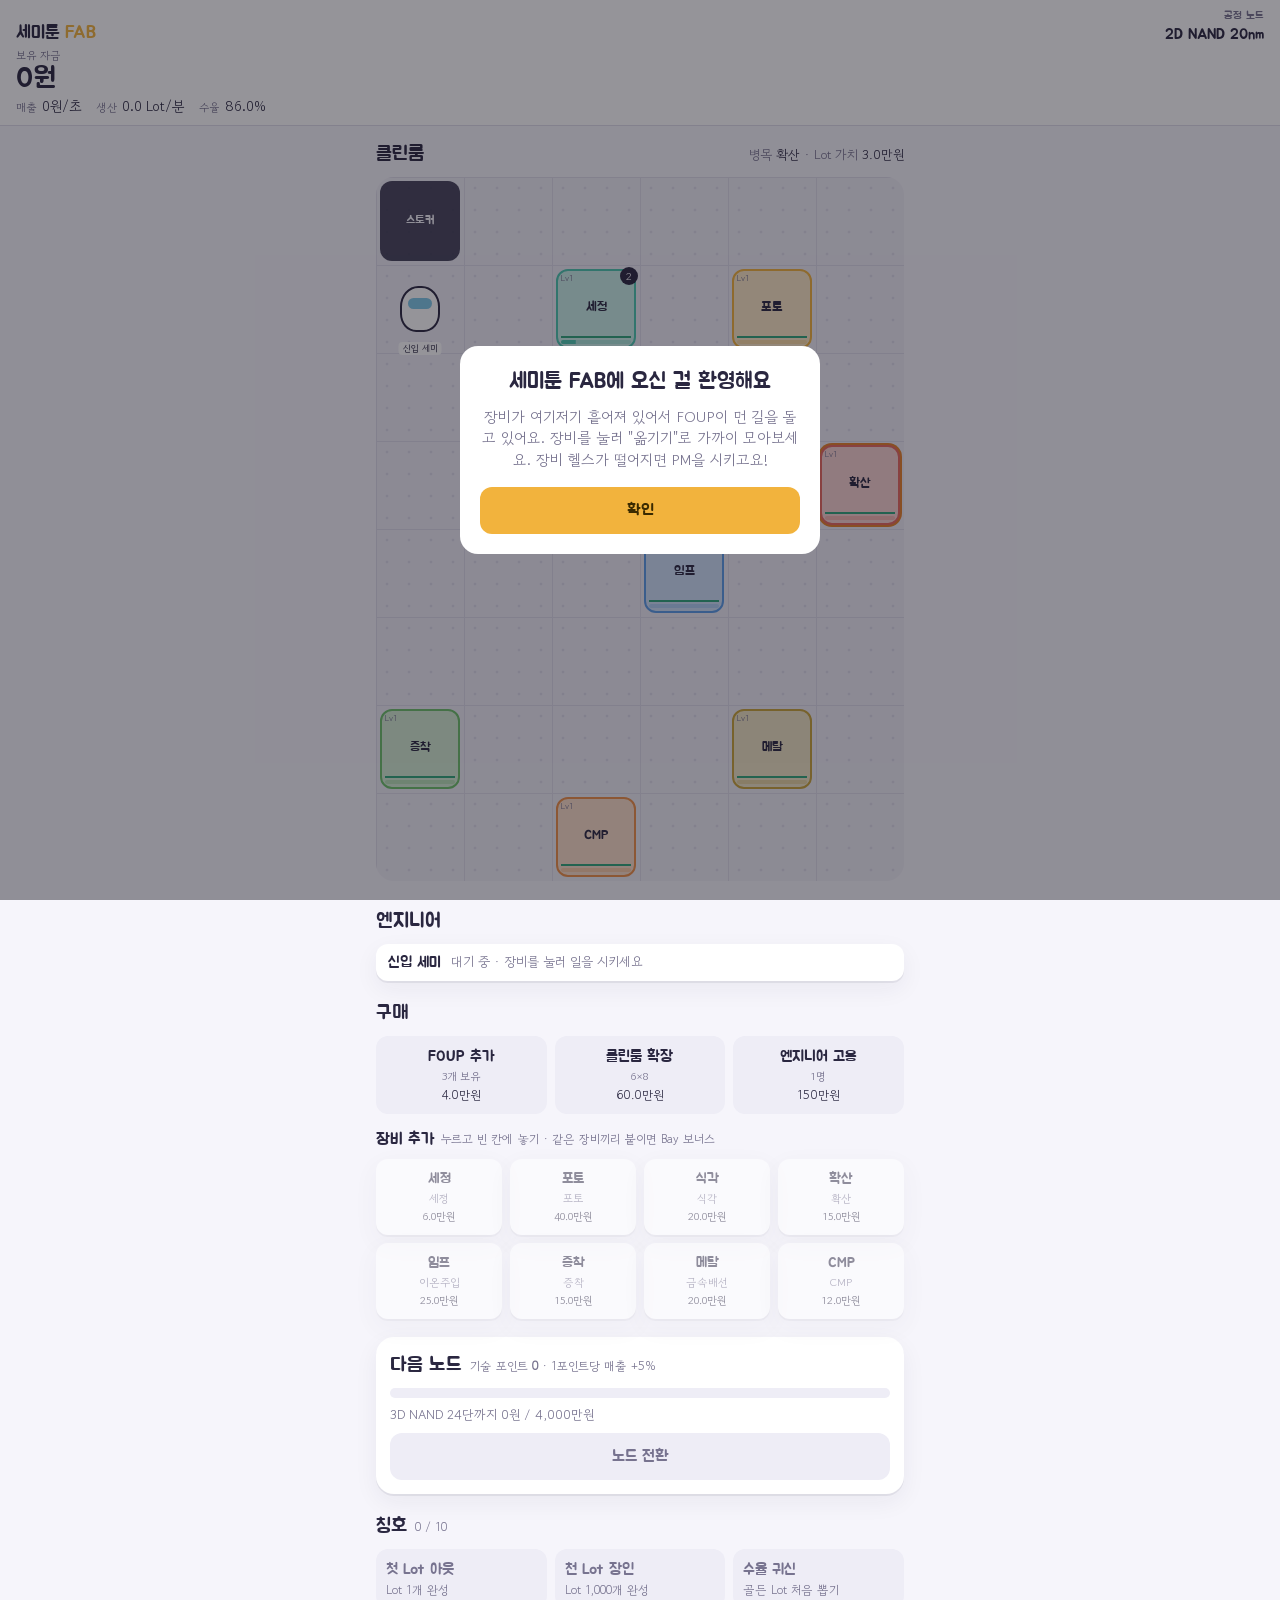
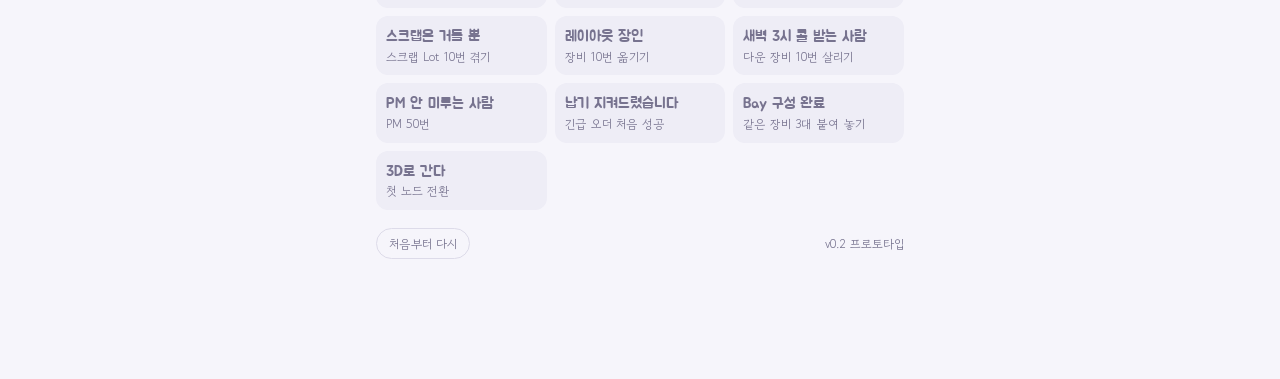
<file: index.html>
<!doctype html>
<html lang="ko">
<head>
  <meta charset="utf-8">
  <meta name="viewport" content="width=device-width, initial-scale=1, viewport-fit=cover">
  <title>세미툰 FAB</title>
  <meta name="description" content="장비를 깔고 FOUP을 굴리는 귀여운 반도체 팹 타이쿤">
  <link rel="preconnect" href="https://fonts.googleapis.com">
  <link rel="preconnect" href="https://fonts.gstatic.com" crossorigin>
  <link rel="stylesheet" href="https://fonts.googleapis.com/css2?family=Jua&family=Gowun+Dodum&display=swap">
  <!-- 디자인 (GPT 담당): tokens.css = 색·폰트 변수, style.css = 화면 꾸미기 -->
  <link rel="stylesheet" href="css/tokens.css">
  <link rel="stylesheet" href="css/style.css">
</head>
<body data-event="">
  <!--
    id / class / data-속성은 js/ui.js 가 읽고 씁니다. 목록: docs/UI_CONTRACT.md
    장식용 요소는 자유롭게 추가해도 되지만, 계약서에 있는 id와 class는 지우거나 이름을 바꾸지 마세요.
  -->
  <header id="hud" class="hud">
    <div class="hud__brand">세미툰 <b>FAB</b></div>
    <div class="hud__node"><span class="hud__label">공정 노드</span><span id="node-name">2D NAND 20nm</span></div>
    <div class="hud__money"><span class="hud__label">보유 자금</span><span id="money">0원</span></div>
    <div class="hud__stats">
      <span class="hud__stat"><span class="hud__label">매출</span><span id="rate">0원/초</span></span>
      <span class="hud__stat"><span class="hud__label">생산</span><span id="lots-rate">0 Lot/분</span></span>
      <span class="hud__stat"><span class="hud__label">수율</span><span id="yield-avg">86.0%</span></span>
    </div>
  </header>

  <main class="fab">
    <section id="event-banner" class="event" data-type="" hidden aria-live="polite">
      <div class="event__text">
        <strong id="event-title" class="event__title"></strong>
        <span id="event-desc" class="event__desc"></span>
      </div>
      <span id="event-timer" class="event__timer"></span>
      <button id="event-action" class="event__action" type="button"></button>
      <div class="event__gauge" aria-hidden="true"></div>
    </section>

    <section class="cleanroom" aria-label="클린룸">
      <div class="cleanroom__head">
        <h2 class="section-title">클린룸</h2>
        <span class="cleanroom__meta">병목 <b id="bottleneck">-</b> · Lot 가치 <b id="lot-value">0원</b></span>
      </div>
      <div id="mode-bar" class="mode-bar" hidden>
        <span id="mode-text"></span>
        <button id="mode-cancel" class="mode-bar__cancel" type="button">취소</button>
      </div>
      <!-- 바닥: JS가 --cols, --rows, --cell 을 넣고, 모든 엔티티는 --x, --y 칸 좌표로 배치됩니다 -->
      <div id="floor" class="floor" data-mode="">
        <div id="stocker" class="stocker" aria-label="스토커"><span class="stocker__label">스토커</span></div>
        <div id="floor-hints" class="floor__hints" aria-hidden="true"></div>
        <div id="floor-entities" class="floor__entities"></div>
      </div>
      <ol id="lot-feed" class="lot-feed" aria-label="최근 Lot"></ol>
    </section>

    <section id="tool-panel" class="panel" data-type="" data-state="ok" hidden aria-live="polite">
      <div class="panel__head">
        <div class="panel__icon" aria-hidden="true"></div>
        <div class="panel__title">
          <strong id="panel-name"></strong>
          <span id="panel-equip"></span>
        </div>
        <button id="panel-close" class="panel__close" type="button" aria-label="닫기">✕</button>
      </div>
      <dl class="panel__stats">
        <div><dt>헬스</dt><dd><span class="panel__health" aria-hidden="true"><span></span></span><span id="panel-health"></span></dd></div>
        <div><dt>처리 속도</dt><dd id="panel-speed"></dd></div>
        <div><dt>대기 FOUP</dt><dd id="panel-queue"></dd></div>
        <div><dt>Bay 보너스</dt><dd id="panel-bay"></dd></div>
      </dl>
      <p id="panel-hint" class="panel__hint"></p>
      <div class="panel__actions">
        <button id="panel-upgrade" class="btn btn--primary" type="button"><span class="btn__label">증설</span><span class="btn__cost"></span></button>
        <button id="panel-pm" class="btn" type="button"><span class="btn__label">PM 시키기</span><span class="btn__cost"></span></button>
        <button id="panel-move" class="btn" type="button"><span class="btn__label">옮기기</span><span class="btn__cost">무료</span></button>
      </div>
    </section>

    <section class="crew">
      <h2 class="section-title">엔지니어 <small id="job-count"></small></h2>
      <ul id="engineer-list" class="engineer-list"></ul>
    </section>

    <section id="shop" class="shop">
      <h2 class="section-title">구매</h2>
      <div class="shop__row">
        <button id="buy-foup" class="btn shop__item" type="button"><span class="btn__label">FOUP 추가</span><span class="btn__note"></span><span class="btn__cost"></span></button>
        <button id="buy-expand" class="btn shop__item" type="button"><span class="btn__label">클린룸 확장</span><span class="btn__note"></span><span class="btn__cost"></span></button>
        <button id="buy-engineer" class="btn shop__item" type="button"><span class="btn__label">엔지니어 고용</span><span class="btn__note"></span><span class="btn__cost"></span></button>
      </div>
      <h3 class="shop__sub">장비 추가 <small>누르고 빈 칸에 놓기 · 같은 장비끼리 붙이면 Bay 보너스</small></h3>
      <div id="shop-tools" class="shop__tools"></div>
    </section>

    <section id="prestige" class="prestige" data-ready="false">
      <h2 class="section-title">다음 노드 <small>기술 포인트 <b id="tech-points">0</b> · 1포인트당 매출 +5%</small></h2>
      <div class="prestige__bar" aria-hidden="true"><span></span></div>
      <p id="prestige-info" class="prestige__info"></p>
      <button id="prestige-btn" class="prestige__btn" type="button" disabled>노드 전환</button>
    </section>

    <section class="achievements">
      <h2 class="section-title">칭호 <small id="achievement-count">0 / 10</small></h2>
      <ul id="achievement-list" class="achievement-list"></ul>
    </section>

    <footer class="footer">
      <button id="reset-btn" class="footer__reset" type="button">처음부터 다시</button>
      <span class="footer__ver">v0.2 프로토타입</span>
    </footer>
  </main>

  <div id="toast-stack" class="toast-stack" aria-live="polite"></div>

  <div id="modal" class="modal" hidden>
    <div class="modal__card" role="dialog" aria-modal="true" aria-labelledby="modal-title">
      <h3 id="modal-title" class="modal__title"></h3>
      <p id="modal-body" class="modal__body"></p>
      <button id="modal-close" class="modal__close" type="button">확인</button>
    </div>
  </div>

  <script type="module" src="js/main.js"></script>
  <!-- 시각 효과 (GPT 담당): fab:* 이벤트를 듣고 연출만 합니다 -->
  <script type="module" src="js/fx.js"></script>
</body>
</html>
</file>
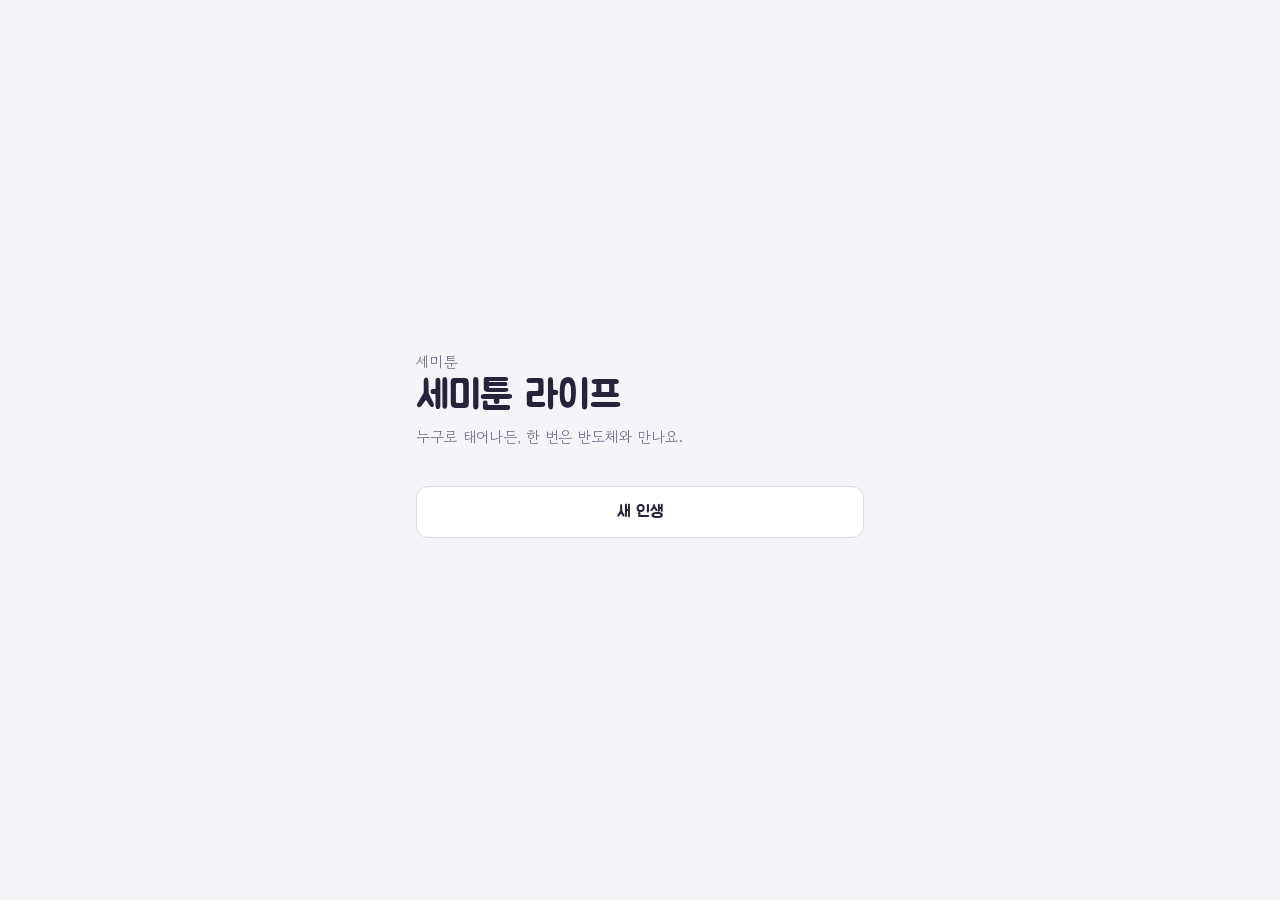
<file: life/index.html>
<!doctype html>
<html lang="ko">
<head>
  <meta charset="utf-8">
  <meta name="viewport" content="width=device-width, initial-scale=1, viewport-fit=cover">
  <title>세미툰 라이프</title>
  <meta name="description" content="누구로 태어나든 한 번은 반도체와 만나는 한국형 인생 시뮬레이션">
  <link rel="icon" href="data:,">
  <link rel="preconnect" href="https://fonts.googleapis.com">
  <link rel="preconnect" href="https://fonts.gstatic.com" crossorigin>
  <link rel="stylesheet" href="https://fonts.googleapis.com/css2?family=Jua&family=Gowun+Dodum&display=swap">
  <!-- 임시 스타일 (Claude). 디자인 담당(GPT)이 css/tokens.css + css/style.css로 바꿉니다. -->
  <link rel="stylesheet" href="css/proto.css">
  <!-- GPT 연출 파일(js/fx.js)을 만들면 여기에: <script type="module" src="js/fx.js"></script> -->
</head>
<body data-screen="loading" data-stage="" data-speed="auto" data-paused="false" data-event="">
  <!--
    id / class / data-속성은 js/ui.js가 읽고 씁니다. 목록과 뜻: docs/UI_CONTRACT.md
    장식 요소는 자유롭게 추가해도 되지만, 계약된 id·class는 지우거나 이름을 바꾸지 마세요.
  -->
  <main id="app">

    <section id="screen-loading" class="screen screen--loading">
      <p class="loading__text">세상을 준비하고 있어요…</p>
    </section>

    <!-- 타이틀 -->
    <section id="screen-title" class="screen screen--title" hidden>
      <div class="title__brand">
        <p class="title__kicker">세미툰</p>
        <h1 class="title__name">세미툰 라이프</h1>
        <p class="title__tagline">누구로 태어나든, 한 번은 반도체와 만나요.</p>
      </div>
      <div class="title__actions">
        <p id="continue-info" class="title__continue" hidden></p>
        <button id="btn-continue" class="btn btn--primary" type="button" hidden>이어 하기</button>
        <button id="btn-new" class="btn" type="button">새 인생</button>
      </div>
      <p id="title-error" class="title__error" hidden></p>
    </section>

    <!-- 캐릭터 만들기 -->
    <section id="screen-create" class="screen screen--create" hidden>
      <div id="create-step1" class="create__step">
        <h2 class="create__title">어떤 사람으로 태어날까요?</h2>
        <label class="field">
          <span class="field__label">이름</span>
          <input id="input-name" class="field__input" type="text" maxlength="8" autocomplete="off" placeholder="김세미">
        </label>
        <label class="field">
          <span class="field__label">태어난 해 <b id="year-value">1985</b></span>
          <input id="input-year" class="field__range" type="range" min="1940" max="2026" step="1" value="1985">
        </label>
        <p class="create__headline-label">그 해 업계 뉴스</p>
        <p id="create-headline" class="create__headline"></p>
        <p id="create-world" class="create__world" hidden></p>
        <button id="btn-roll" class="btn btn--primary" type="button">주사위 굴리기</button>
        <button id="btn-create-back" class="btn btn--ghost" type="button">처음으로</button>
      </div>
      <div id="create-step2" class="create__step" hidden>
        <h2 class="create__title">마음에 드는 시작을 골라 주세요</h2>
        <ul id="candidate-list" class="candidates"></ul>
        <div class="create__actions">
          <button id="btn-reroll" class="btn" type="button">다시 굴리기 (<span id="reroll-left">3</span>)</button>
          <button id="btn-start" class="btn btn--primary" type="button" disabled>이 인생으로 시작</button>
          <button id="btn-back" class="btn btn--ghost" type="button">이름·연도 바꾸기</button>
        </div>
      </div>
    </section>

    <!-- 메인 (인생 진행) -->
    <section id="screen-main" class="screen screen--main" hidden>
      <header id="hud" class="hud">
        <div class="hud__who">
          <span id="life-name" class="hud__name"></span>
          <span id="life-age" class="hud__age"></span>
          <span id="life-year" class="hud__year"></span>
          <span id="life-stage" class="hud__stage"></span>
        </div>
        <div id="year-progress" class="progress" style="--p: 0"><span class="progress__bar"></span></div>
        <div id="speed-controls" class="speed" role="group" aria-label="배속">
          <button class="speed-btn" type="button" data-speed="auto" aria-label="자동: 사건 없는 해는 빨리, 사건이 있으면 기다림">자동</button>
          <button class="speed-btn" type="button" data-speed="0" aria-label="일시정지">멈춤</button>
          <button class="speed-btn" type="button" data-speed="1">1×</button>
          <button class="speed-btn" type="button" data-speed="2">2×</button>
          <button class="speed-btn" type="button" data-speed="4">4×</button>
          <button class="speed-btn" type="button" data-speed="8">8×</button>
        </div>
        <button id="btn-skip" class="skip-btn" type="button">다음 사건까지 ▶▶</button>
      </header>

      <p id="headline" class="headline"></p>

      <section id="status-panel" class="status">
        <p id="status-line" class="status__line"></p>
        <p id="money-line" class="status__money"></p>
        <ul id="stat-list" class="stats">
          <li class="stat" data-stat="health"><span class="stat__name">체력</span><span class="stat__bar" style="--v: 50"></span><span class="stat__value">50</span></li>
          <li class="stat" data-stat="intelligence"><span class="stat__name">지능</span><span class="stat__bar" style="--v: 50"></span><span class="stat__value">50</span></li>
          <li class="stat" data-stat="dexterity"><span class="stat__name">손재주</span><span class="stat__bar" style="--v: 50"></span><span class="stat__value">50</span></li>
          <li class="stat" data-stat="sociability"><span class="stat__name">사교성</span><span class="stat__bar" style="--v: 50"></span><span class="stat__value">50</span></li>
          <li class="stat" data-stat="mental"><span class="stat__name">멘탈</span><span class="stat__bar" style="--v: 50"></span><span class="stat__value">50</span></li>
          <li class="stat" data-stat="looks"><span class="stat__name">외모</span><span class="stat__bar" style="--v: 50"></span><span class="stat__value">50</span></li>
          <li class="stat stat--happiness" data-stat="happiness"><span class="stat__name">행복</span><span class="stat__bar" style="--v: 50"></span><span class="stat__value">50</span></li>
        </ul>
      </section>

      <nav id="tabs" class="tabs" role="tablist">
        <button class="tab" type="button" role="tab" data-tab="feed" aria-selected="true">연표</button>
        <button class="tab" type="button" role="tab" data-tab="me" aria-selected="false">나</button>
        <button class="tab" type="button" role="tab" data-tab="work" aria-selected="false">일·돈</button>
        <button class="tab" type="button" role="tab" data-tab="family" aria-selected="false">관계</button>
        <button class="tab" type="button" role="tab" data-tab="industry" aria-selected="false">업계</button>
      </nav>
      <section id="panel-feed" class="panel" data-tab="feed"><ol id="feed" class="feed"></ol></section>
      <section id="panel-me" class="panel" data-tab="me" hidden></section>
      <section id="panel-work" class="panel" data-tab="work" hidden></section>
      <section id="panel-family" class="panel" data-tab="family" hidden></section>
      <section id="panel-industry" class="panel" data-tab="industry" hidden></section>
    </section>

    <!-- 엔딩·되돌아보기 -->
    <section id="screen-ending" class="screen screen--ending" hidden>
      <p id="ending-line" class="ending__line"></p>
      <p id="ending-cause" class="ending__cause" hidden></p>
      <div class="ending__titlebox">
        <p class="ending__label">인생 칭호</p>
        <h2 id="ending-title" class="ending__title"></h2>
        <ul id="ending-ribbons" class="ribbons"></ul>
      </div>
      <p id="ending-summary" class="ending__summary" hidden></p>
      <div class="ending__scorebox">
        <p class="ending__label">인생 점수</p>
        <p id="ending-score" class="ending__score"></p>
        <ul id="score-bars" class="bars"></ul>
      </div>
      <h3 class="ending__h">특징</h3>
      <ul id="ending-traits" class="trait-badges"></ul>
      <p id="ending-trait-lines" class="ending__note" hidden></p>
      <h3 class="ending__h">내 인생의 반도체 순간</h3>
      <ul id="ending-semi" class="semi-cards"></ul>
      <h3 class="ending__h">연표</h3>
      <ol id="ending-timeline" class="timeline"></ol>
      <h3 class="ending__h">업계 연표</h3>
      <ol id="ending-industry" class="timeline timeline--industry"></ol>
      <h3 class="ending__h">숫자로 본 인생</h3>
      <dl id="ending-numbers" class="numbers"></dl>
      <h3 class="ending__h">업적</h3>
      <ul id="ending-achievements" class="ach-list"></ul>
      <p id="ending-epitaph" class="ending__epitaph" hidden></p>
      <div class="ending__actions">
        <button id="btn-again-same" class="btn btn--primary" type="button">같은 세계에서 새 인생</button>
        <button id="btn-again-new" class="btn" type="button">새 인생</button>
      </div>
      <p id="ending-seed" class="ending__seed"></p>
    </section>
  </main>

  <!-- 사건 카드: 작은 사건(data-size="small", 15초 타이머) · 큰 사건(data-size="big", 인생의 갈림길) -->
  <div id="event-layer" class="event-layer" hidden>
    <article id="event-card" class="event-card" data-size="small" data-phase="choose">
      <p id="event-kicker" class="event-card__kicker"></p>
      <p id="event-text" class="event-card__text"></p>
      <div id="event-choices" class="event-card__choices"></div>
      <div id="event-timer" class="event-card__timer" style="--t: 1"><span></span></div>
      <div id="event-result" class="event-card__result" hidden>
        <p id="event-result-text" class="event-card__result-text"></p>
        <div id="event-chips" class="chips"></div>
        <button id="event-ok" class="btn btn--primary" type="button">확인</button>
      </div>
    </article>
  </div>

  <div id="toast-stack" class="toasts" aria-live="polite"></div>

  <script type="module" src="js/main.js"></script>
</body>
</html>
</file>
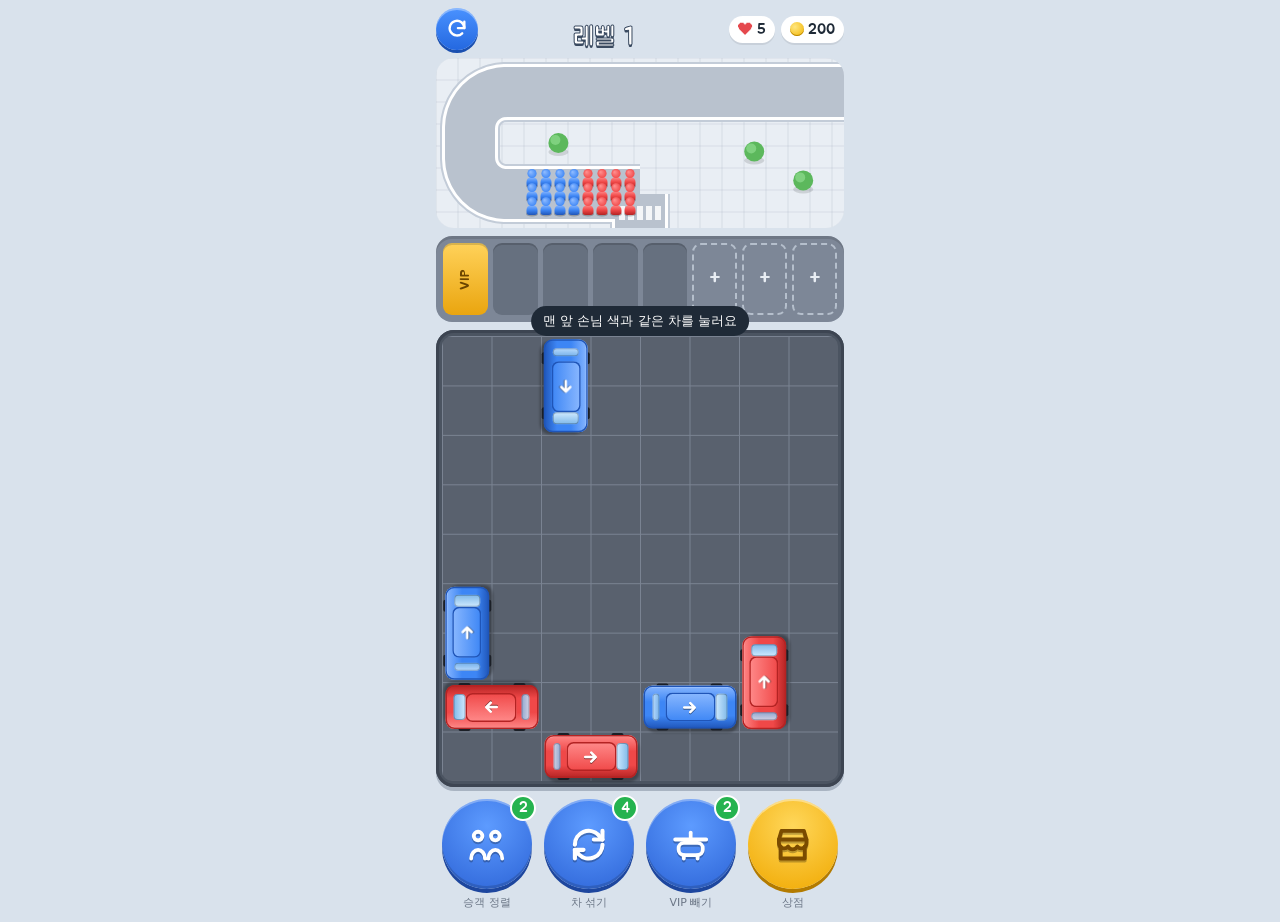
<file: prototypes/bus-jam/index.html>
<!doctype html>
<html lang="ko">
<head>
<meta charset="utf-8">
<meta name="viewport" content="width=device-width, initial-scale=1, viewport-fit=cover">
<title>버스 잼 프로토타입</title>
<meta name="claude:viewport-fit-sides" content="cover">
<link rel="preconnect" href="https://fonts.googleapis.com">
<link rel="preconnect" href="https://fonts.gstatic.com" crossorigin>
<link rel="stylesheet" href="https://fonts.googleapis.com/css2?family=Jua&display=swap">
<style>
/* 장난감 같은 밝은 한 가지 세계로 고정 (라이트/다크 전환 없음)
   레이아웃: 위 광장과 갈고리 도로(승객 행렬) → 주차칸 → 주차장 → 부스터 바 */
:root {
  color-scheme: light;
  --bg: #d9e2ec;
  --plaza: #e9eef4;
  --ink: #1f2a37;
  --muted: #6b7686;
  --asphalt: #4b5461;
  --asphalt-hi: #59616e;
  --line: #7a8392;
  --slotbar: #7d8797;
  --slot-empty: #66707f;
  --vip: #f4b62a;
  --vip-ink: #6b4500;
  --panel: #ffffff;
  --accent: #2f7cf6;
  --good: #20b26b;
  --bad: #e5484d;
  --c0: #f04848; --c1: #3d86f5; --c2: #f7cb1f; --c3: #2cc45f; --c4: #a95af2; --c5: #26d0ee;
  --l0: #ff8a8a; --l1: #8ab8ff; --l2: #ffe67a; --l3: #7ee39e; --l4: #cfa1ff; --l5: #8eeaf9;
  --d0: #b42323; --d1: #1f55b8; --d2: #b78a00; --d3: #17883c; --d4: #6f2db5; --d5: #0e8aa3;
  --font-game: 'Jua', 'Apple SD Gothic Neo', 'Malgun Gothic', sans-serif;
  --font-ui: -apple-system, 'Apple SD Gothic Neo', 'Malgun Gothic', system-ui, sans-serif;
}
* { box-sizing: border-box; }
html, body { height: 100%; }
body {
  margin: 0; background: var(--bg); color: var(--ink);
  font-family: var(--font-ui); font-size: 14px;
  -webkit-tap-highlight-color: transparent; user-select: none; -webkit-user-select: none;
  overscroll-behavior: none;
}
button { font: inherit; color: inherit; border: 0; background: none; cursor: pointer; padding: 0; }
button:focus-visible { outline: 3px solid var(--accent); outline-offset: 2px; }

#stage {
  position: relative; max-width: 440px; margin: 0 auto; min-height: 100%;
  display: flex; flex-direction: column; gap: 8px;
  padding-block: 8px 12px;
  padding-left: max(16px, env(safe-area-inset-left, 0px));
  padding-right: max(16px, env(safe-area-inset-right, 0px));
}

/* 상단 바 */
.top { display: grid; grid-template-columns: auto 1fr auto; align-items: center; gap: 8px; }
.round {
  width: 42px; height: 42px; border-radius: 50%;
  display: grid; place-items: center;
  background: linear-gradient(#4a92ff, #2468e0); color: #fff; box-shadow: 0 3px 0 #1a4fb0, inset 0 2px 0 rgba(255,255,255,.35);
}
.round:active { translate: 0 2px; box-shadow: 0 1px 0 #1a4fb0; }
.round svg { width: 22px; height: 22px; }
.title { text-align: center; font-family: var(--font-game); line-height: 1; }
.title .lv { font-size: 26px; color: #fff; -webkit-text-stroke: 1px #3a4a60; text-shadow: 0 2px 0 #3a4a60; }
.title .tag { display: block; font-size: 15px; color: var(--bad); letter-spacing: .04em; min-height: 16px; text-shadow: 0 1px 0 #fff; }
.wallet { display: flex; gap: 6px; font-family: var(--font-game); font-size: 15px; }
.chip { display: flex; align-items: center; gap: 4px; padding: 4px 9px; border-radius: 999px; background: var(--panel); font-variant-numeric: tabular-nums; box-shadow: 0 2px 0 rgba(0,0,0,.08); }
.chip .heart { color: var(--bad); }
.chip .coin { width: 14px; height: 14px; border-radius: 50%; background: radial-gradient(circle at 35% 35%, #ffe680, #f2b400); box-shadow: inset 0 -1px 0 #b98600; }

/* 광장 + 도로 (캔버스) */
.plaza { position: relative; height: 170px; border-radius: 18px; overflow: hidden; background: var(--plaza); box-shadow: inset 0 0 0 2px #cdd6e1; }
#crowd { position: absolute; inset: 0; width: 100%; height: 100%; }
.plaza .left { position: absolute; right: 12px; bottom: 8px; font-family: var(--font-game); font-size: 13px; color: var(--muted); }

/* 주차칸 */
.slots { display: grid; grid-template-columns: repeat(8, 1fr); gap: 5px; padding: 7px; border-radius: 16px; background: var(--slotbar); box-shadow: inset 0 3px 0 rgba(0,0,0,.12); }
.slot { aspect-ratio: 5 / 8; border-radius: 9px; background: var(--slot-empty); display: grid; place-items: center; box-shadow: inset 0 2px 0 rgba(0,0,0,.15); }
.slot.vip { background: linear-gradient(#ffd25a, #eaa50f); color: var(--vip-ink); font-family: var(--font-game); font-size: 13px; }
.slot.vip span { rotate: -90deg; }
.slot.locked { background: transparent; box-shadow: none; border: 2px dashed #b5bfcc; color: #e8edf3; font-size: 22px; font-family: var(--font-game); }
.slot.locked:active { scale: .95; }

/* 주차장 */
.lot { position: relative; border-radius: 18px; background: var(--asphalt); padding: 6px; box-shadow: inset 0 0 0 3px #3d4552, 0 4px 0 #a9b4c2; }
.grid {
  position: relative; width: 100%; aspect-ratio: 8 / 9; border-radius: 10px;
  background-color: var(--asphalt-hi);
  background-image:
    linear-gradient(var(--line) 1px, transparent 1px),
    linear-gradient(90deg, var(--line) 1px, transparent 1px);
  background-size: calc(100% / 8) calc(100% / 9);
}

/* ---------- 차 ----------
   바깥(.veh)은 무대 좌표 상자, 안쪽(.car)은 '오른쪽을 보는' 차 그림을 --a 각도로 돌립니다. */
.veh {
  position: absolute; left: 0; top: 0; z-index: 3;
  transition: transform .26s ease-in, width .32s ease, height .32s ease, opacity .3s;
}
.veh .car {
  position: absolute; left: 50%; top: 50%;
  width: var(--L); height: var(--S);
  transform: translate(-50%, -50%) rotate(var(--a));
  transition: transform .32s ease, width .32s ease, height .32s ease;
}
.car > i { position: absolute; display: block; }
.car .shadow { inset: 3px -2px -4px 2px; border-radius: 10px; background: rgba(0,0,0,.28); filter: blur(1px); }
.car .wheel { width: 18%; max-width: 12px; height: 4px; border-radius: 2px; background: #1b1f26; }
.car .w1 { left: 14%; top: -2px; } .car .w2 { right: 14%; top: -2px; }
.car .w3 { left: 14%; bottom: -2px; } .car .w4 { right: 14%; bottom: -2px; }
.car .body {
  inset: 0; border-radius: 9px;
  background: linear-gradient(var(--hi) 0%, var(--col) 38%, var(--col) 70%, var(--dk) 100%);
  box-shadow: inset 0 0 0 1.5px var(--dk), inset 0 2px 0 rgba(255,255,255,.35);
}
.car .roof {
  top: 17%; bottom: 17%; left: 24%; right: 22%; border-radius: 7px;
  background: linear-gradient(var(--hi), var(--col));
  box-shadow: inset 0 0 0 1.5px var(--dk);
}
.car .glass { top: 20%; bottom: 20%; border-radius: 4px; background: linear-gradient(90deg, #cfeaff, #7fb8e8); box-shadow: inset 0 0 0 1px rgba(20,40,70,.35); }
.car .front { right: 9%; width: 13%; }
.car .back { left: 10%; width: 8%; opacity: .85; }
.veh[data-size="van"] .roof { left: 14%; right: 24%; }
.veh[data-size="van"] .front { right: 9%; width: 11%; }
.veh[data-size="bus"] .body { border-radius: 8px; }
.veh[data-size="bus"] .roof { left: 5%; right: 13%; top: 14%; bottom: 14%; border-radius: 5px;
  background: repeating-linear-gradient(90deg, var(--hi) 0 14%, var(--col) 14% 17%); }
.veh[data-size="bus"] .front { right: 3%; width: 8%; }
.veh[data-size="bus"] .back { display: none; }
.veh[data-size="bus"] .wheel { width: 9%; }
.car .arrow { position: absolute; left: 50%; top: 50%; width: 18px; height: 18px; translate: -50% -50%; color: #fff; filter: drop-shadow(0 1px 0 rgba(0,0,0,.45)); }
.veh .q { position: absolute; inset: 0; display: none; place-items: center; font-family: var(--font-game); font-size: 22px; color: #e8ebf0; text-shadow: 0 2px 0 #000; }
.veh.mystery { --col: #2f343d; --hi: #4b525e; --dk: #15181d; }
.veh.mystery .q { display: grid; }
.veh.mystery .arrow { opacity: .45; }
.veh .seats { position: absolute; left: 50%; bottom: 4px; translate: -50% 0; display: none; padding: 1px 5px; border-radius: 8px; background: rgba(0,0,0,.45); font-family: var(--font-game); font-size: 11px; color: #fff; white-space: nowrap; }
.veh.parked .seats { display: block; }
.veh.parked .arrow { display: none; }
.veh.flying { z-index: 6; }
.veh.bump .car { animation: bump .28s ease-out; }
.veh.blocker .car { animation: flash .5s ease-out; }
.veh.full .car { animation: pulse .25s ease-out; }
.veh.depart { opacity: 0; }
.veh.hint .car { animation: hint 1s ease-in-out infinite; }
.veh.pickable .body { box-shadow: inset 0 0 0 3px var(--vip); }
@keyframes bump { 40% { translate: var(--bx) 0; } }
@keyframes flash { 30% { filter: brightness(1.7); } }
@keyframes pulse { 50% { scale: 1.12; } }
@keyframes hint { 50% { filter: brightness(1.3); scale: 1.06; } }

/* 차단기 */
.barrier { position: absolute; left: 0; top: 0; z-index: 2; display: grid; place-items: center; transition: opacity .35s, transform .35s; }
.barrier .bar { width: 86%; height: 30%; border-radius: 4px; background: repeating-linear-gradient(45deg, #e5484d 0 7px, #fff 7px 14px); box-shadow: 0 2px 0 rgba(0,0,0,.35); }
.barrier .n { position: absolute; top: 4%; right: 4%; min-width: 18px; height: 18px; padding: 0 4px; border-radius: 9px; background: #fff; color: #c2272c; font-family: var(--font-game); font-size: 12px; line-height: 18px; text-align: center; box-shadow: 0 1px 0 rgba(0,0,0,.3); }
.barrier.open { opacity: 0; }
.barrier.ping { animation: flash .5s ease-out; }

/* 탑승하러 걸어가는 손님 */
.walker { position: absolute; left: 0; top: 0; z-index: 7; width: 14px; height: 18px; pointer-events: none; transition: transform .28s ease-in, opacity .2s .26s; }
.walker::before { content: ''; position: absolute; left: 2px; right: 2px; bottom: 0; height: 11px; border-radius: 6px 6px 4px 4px; background: linear-gradient(var(--hi), var(--col)); box-shadow: inset 0 -2px 0 var(--dk); }
.walker::after { content: ''; position: absolute; left: 3px; top: 0; width: 8px; height: 8px; border-radius: 50%; background: radial-gradient(circle at 35% 35%, var(--hi), var(--col)); }
.walker.in { opacity: 0; }

/* 부스터 */
.boosters { display: grid; grid-template-columns: repeat(4, 1fr); gap: 12px; padding: 4px 6px 0; }
.boost {
  position: relative; aspect-ratio: 1; border-radius: 50%;
  background: radial-gradient(circle at 50% 30%, #5d9bff, #2c63d6); color: #fff; display: grid; place-items: center;
  box-shadow: 0 4px 0 #1d469e, inset 0 -3px 0 rgba(0,0,0,.15), inset 0 2px 0 rgba(255,255,255,.3);
}
.boost:active { translate: 0 2px; box-shadow: 0 2px 0 #1d469e; }
.boost svg { width: 46%; height: 46%; filter: drop-shadow(0 2px 0 rgba(0,0,0,.25)); }
.boost .count {
  position: absolute; top: -4px; right: -4px; min-width: 26px; height: 26px; padding: 0 6px;
  border-radius: 13px; background: #25b34f; border: 2px solid #fff; color: #fff;
  font-family: var(--font-game); font-size: 15px; line-height: 22px; text-align: center;
}
.boost.shop { background: radial-gradient(circle at 50% 30%, #ffd75a, #f0a800); color: #7a4b00; box-shadow: 0 4px 0 #b37b00, inset 0 2px 0 rgba(255,255,255,.4); }
.boost.active { background: radial-gradient(circle at 50% 30%, #ffd75a, #f0a800); box-shadow: 0 4px 0 #b37b00; }
.boost[data-empty="true"] .count { background: var(--muted); }
.boost-label { display: grid; grid-template-columns: repeat(4, 1fr); gap: 12px; text-align: center; font-size: 11px; color: var(--muted); margin-top: -2px; padding: 0 6px; }

/* 안내 */
.tip { position: absolute; left: 50%; translate: -50% 0; z-index: 8; padding: 6px 12px; border-radius: 999px; background: var(--ink); color: #fff; font-size: 13px; white-space: nowrap; pointer-events: none; }
.toast {
  position: fixed; left: 50%; top: calc(64px + env(safe-area-inset-top, 0px)); translate: -50% 0; z-index: 30;
  max-width: calc(100% - 32px); white-space: nowrap;
  padding: 8px 16px; border-radius: 999px; background: var(--ink); color: #fff; font-size: 14px;
  animation: drop .2s ease-out, fade .3s 2s forwards;
}
@keyframes drop { from { opacity: 0; transform: translateY(-8px); } }
@keyframes fade { to { opacity: 0; } }

/* 시트 */
.sheet-wrap {
  position: fixed; inset: 0; z-index: 20; display: grid; align-items: end;
  background: rgba(20, 28, 40, .45);
  padding: 0 max(12px, env(safe-area-inset-right, 0px)) calc(12px + env(safe-area-inset-bottom, 0px)) max(12px, env(safe-area-inset-left, 0px));
}
.sheet { width: min(420px, 100%); margin: 0 auto; padding: 20px 18px 16px; border-radius: 22px; background: var(--panel); text-align: center; animation: rise .22s ease-out; }
@keyframes rise { from { transform: translateY(30px); opacity: 0; } }
.sheet h2 { margin: 0 0 6px; font-family: var(--font-game); font-weight: 400; font-size: 26px; }
.sheet p { margin: 0 0 14px; color: var(--muted); line-height: 1.5; }
.sheet .btns { display: flex; flex-direction: column; gap: 8px; }
.btn { padding: 13px; border-radius: 14px; font-family: var(--font-game); font-size: 17px; background: #eef2f7; }
.btn.primary { background: var(--good); color: #fff; box-shadow: 0 3px 0 #13804b; }
.btn.gold { background: var(--vip); color: var(--vip-ink); box-shadow: 0 3px 0 #b88200; }
.btn small { display: block; font-family: var(--font-ui); font-size: 12px; opacity: .8; }
.btn:disabled { opacity: .45; }
.levels { display: grid; grid-template-columns: repeat(5, 1fr); gap: 8px; margin-bottom: 12px; }
.levels button { aspect-ratio: 1; border-radius: 12px; background: #eef2f7; font-family: var(--font-game); font-size: 20px; }
.levels button[data-state="cleared"] { background: var(--good); color: #fff; }
.levels button[data-state="open"] { background: var(--accent); color: #fff; }
.levels button:disabled { opacity: .35; }
.confetti { position: fixed; z-index: 25; width: 8px; height: 12px; top: -12px; border-radius: 2px; animation: fall 1.4s ease-in forwards; pointer-events: none; }
@keyframes fall { to { transform: translateY(105vh) rotate(540deg); } }
@media (prefers-reduced-motion: reduce) {
  *, *::before, *::after { animation-duration: .01ms !important; animation-iteration-count: 1 !important; transition-duration: .01ms !important; }
}
</style>
</head>
<body>


<div id="stage">
  <div class="top">
    <button id="btn-restart" class="round" type="button" aria-label="다시 시작">
      <svg viewBox="0 0 24 24" fill="none" stroke="currentColor" stroke-width="2.6" stroke-linecap="round" stroke-linejoin="round"><path d="M20 11a8 8 0 1 0-2.3 5.7"/><path d="M20 4v7h-7"/></svg>
    </button>
    <button id="btn-levels" class="title" type="button" aria-label="레벨 고르기">
      <span class="tag" id="tag"></span>
      <span class="lv" id="lv-title">레벨 1</span>
    </button>
    <div class="wallet">
      <span class="chip" title="하트"><span class="heart">❤</span><span id="hearts">5</span></span>
      <span class="chip" title="코인"><span class="coin"></span><span id="coins">0</span></span>
    </div>
  </div>

  <div class="plaza" id="plaza"><canvas id="crowd"></canvas><span class="left" id="pax-left"></span></div>

  <div class="slots" id="slots">
    <div class="slot vip" data-slot="0"><span>VIP</span></div>
    <div class="slot" data-slot="1"></div>
    <div class="slot" data-slot="2"></div>
    <div class="slot" data-slot="3"></div>
    <div class="slot" data-slot="4"></div>
    <button class="slot locked" data-slot="5" type="button" aria-label="칸 열기">+</button>
    <button class="slot locked" data-slot="6" type="button" aria-label="칸 열기">+</button>
    <button class="slot locked" data-slot="7" type="button" aria-label="칸 열기">+</button>
  </div>

  <div class="lot"><div class="grid" id="grid"></div></div>

  <div class="boosters">
    <button class="boost" id="b-sort" type="button" aria-label="승객 정렬">
      <svg viewBox="0 0 24 24" fill="none" stroke="currentColor" stroke-width="2.2" stroke-linecap="round" stroke-linejoin="round"><circle cx="7" cy="7" r="2.5"/><circle cx="17" cy="7" r="2.5"/><path d="M3 20c0-3 2-5 4-5s4 2 4 5M13 20c0-3 2-5 4-5s4 2 4 5"/></svg>
      <span class="count" id="n-sort">2</span>
    </button>
    <button class="boost" id="b-shuffle" type="button" aria-label="차 섞기">
      <svg viewBox="0 0 24 24" fill="none" stroke="currentColor" stroke-width="2.4" stroke-linecap="round" stroke-linejoin="round"><path d="M4 12a8 8 0 0 1 13.7-5.6L20 9"/><path d="M20 4v5h-5"/><path d="M20 12a8 8 0 0 1-13.7 5.6L4 15"/><path d="M4 20v-5h5"/></svg>
      <span class="count" id="n-shuffle">4</span>
    </button>
    <button class="boost" id="b-vip" type="button" aria-label="VIP로 빼기">
      <svg viewBox="0 0 24 24" fill="none" stroke="currentColor" stroke-width="2.2" stroke-linecap="round" stroke-linejoin="round"><path d="M3 9h18M12 5v4"/><rect x="5" y="11" width="14" height="7" rx="3"/><path d="M8 18v2M16 18v2"/></svg>
      <span class="count" id="n-vip">2</span>
    </button>
    <button class="boost shop" id="b-shop" type="button" aria-label="상점">
      <svg viewBox="0 0 24 24" fill="none" stroke="currentColor" stroke-width="2.2" stroke-linecap="round" stroke-linejoin="round"><path d="M4 9l1.5-5h13L20 9"/><path d="M4 9h16v2a3 3 0 0 1-5.3 2 3 3 0 0 1-5.4 0A3 3 0 0 1 4 11z"/><path d="M5 13v7h14v-7"/></svg>
    </button>
  </div>
  <div class="boost-label"><span>승객 정렬</span><span>차 섞기</span><span>VIP 빼기</span><span>상점</span></div>
</div>

<script>
// 버스 잼 프로토타입 — 순수 규칙 (DOM 없음). 게임 화면과 레벨 생성기가 함께 씁니다.
//
// 좌표: 주차장은 cols × rows 격자. 차는 좌상단 칸 (x, y)부터 진행 방향 축으로 len칸을 차지합니다.
// 방향 U/D/L/R. 차는 머리 방향으로만 빠지고, 머리 앞부터 격자 끝까지 막힌 칸이 없어야 합니다.
// 차단기: 칸 하나를 막고 있다가 차가 n대 빠져나가면 열립니다.

const SIZES = {
  car: { len: 2, cap: 4 },
  van: { len: 3, cap: 6 },
  bus: { len: 4, cap: 10 },
};
const DIRS = {
  U: { dx: 0, dy: -1 }, D: { dx: 0, dy: 1 },
  L: { dx: -1, dy: 0 }, R: { dx: 1, dy: 0 },
};
const BARRIER = -2;

function cellsOf(v) {
  const len = SIZES[v.size].len;
  const horiz = v.dir === 'L' || v.dir === 'R';
  const out = [];
  for (let i = 0; i < len; i++) out.push(horiz ? [v.x + i, v.y] : [v.x, v.y + i]);
  return out;
}

function headOf(v) {
  const c = cellsOf(v);
  return v.dir === 'R' || v.dir === 'D' ? c[c.length - 1] : c[0];
}

function exitPath(v, cols, rows) {
  const { dx, dy } = DIRS[v.dir];
  let [x, y] = headOf(v);
  const out = [];
  for (;;) {
    x += dx; y += dy;
    if (x < 0 || y < 0 || x >= cols || y >= rows) return out;
    out.push([x, y]);
  }
}

// 칸마다: 차 id, 닫힌 차단기는 BARRIER, 빈칸 -1
function occupancy(vehicles, cols, rows, barriers = [], exited = 0) {
  const grid = new Array(cols * rows).fill(-1);
  for (const b of barriers) if (exited < b.n) grid[b.y * cols + b.x] = BARRIER;
  for (const v of vehicles) for (const [x, y] of cellsOf(v)) grid[y * cols + x] = v.id;
  return grid;
}

// 빠질 수 있으면 null, 막혔으면 막은 차 id 또는 BARRIER
function blockerOf(v, cols, rows, grid) {
  for (const [x, y] of exitPath(v, cols, rows)) {
    const id = grid[y * cols + x];
    if (id !== -1 && id !== v.id) return id;
  }
  return null;
}

// ---------- 탑승 규칙 ----------
// slots: [{ id, color, cap, filled }] (빈 칸은 null). 맨 앞 승객 색과 같은 차에 (먼저 들어온 차부터) 탄다.
function settle(slots, queue, qi) {
  slots = slots.map(s => s && { ...s });
  for (;;) {
    if (qi >= queue.length) break;
    const c = queue[qi];
    const s = slots.find(s => s && s.color === c && s.filled < s.cap);
    if (!s) break;
    s.filled++; qi++;
    if (s.filled === s.cap) slots[slots.indexOf(s)] = null;
  }
  return { slots, qi };
}

// ---------- 풀이기 ----------
function solve(level, slotCount = level.slots, nodeLimit = 150000) {
  const { cols, rows } = level;
  const all = level.vehicles;
  const barriers = level.barriers ?? [];
  const n = all.length;
  const failed = new Set();
  let nodes = 0;
  const order = [];

  function dfs(alive, slots, qi, exited) {
    if (qi >= level.queue.length) return true;
    if (++nodes > nodeLimit) throw new Error('limit');
    const k = alive.join('') + '|' + qi + '|' + slots.map(s => s ? s.id + ':' + s.filled : '_').sort().join(',');
    if (failed.has(k)) return false;
    const free = slots.indexOf(null);
    if (free === -1) { failed.add(k); return false; }
    const live = all.filter((v, i) => alive[i]);
    const grid = occupancy(live, cols, rows, barriers, exited);
    const soon = level.queue.slice(qi, qi + 20);
    const rank = v => { const i = soon.indexOf(v.color); return i === -1 ? 99 : i; };
    const cands = live.filter(v => blockerOf(v, cols, rows, grid) === null).sort((a, b) => rank(a) - rank(b));
    for (const v of cands) {
      const i = all.indexOf(v);
      const a2 = alive.slice(); a2[i] = 0;
      const s2 = slots.slice(); s2[free] = { id: v.id, color: v.color, cap: SIZES[v.size].cap, filled: 0 };
      const r = settle(s2, level.queue, qi);
      order.push(v.id);
      if (dfs(a2, r.slots, r.qi, exited + 1)) return true;
      order.pop();
    }
    failed.add(k);
    return false;
  }

  try {
    const ok = dfs(new Array(n).fill(1), new Array(slotCount).fill(null), 0, 0);
    return { ok, order: ok ? order.slice() : null, nodes };
  } catch {
    return { ok: false, order: null, nodes, limit: true };
  }
}

// ---------- 난이도 측정용 플레이어 ----------
// '적당히 생각하는' 플레이어: 빠질 수 있는 차 중 곧 탈 손님 색을 선호, 나머지는 무작위. ? 차 색은 모른다고 가정.
function playGreedy(level, rng, slotCount = level.slots, look = 10) {
  const { cols, rows } = level;
  const barriers = level.barriers ?? [];
  let live = level.vehicles.slice();
  let slots = new Array(slotCount).fill(null);
  let qi = 0, exited = 0;
  while (qi < level.queue.length) {
    const free = slots.indexOf(null);
    if (free === -1) return false;
    const grid = occupancy(live, cols, rows, barriers, exited);
    const cands = live.filter(v => blockerOf(v, cols, rows, grid) === null);
    if (!cands.length) return false;
    const soon = level.queue.slice(qi, qi + look);
    const score = v => {
      if (v.mystery) return 2 + rng() * 4;
      const i = soon.indexOf(v.color);
      return (i === -1 ? 0 : look - i) + rng() * 4;
    };
    const v = cands.sort((a, b) => score(b) - score(a))[0];
    live = live.filter(o => o !== v);
    exited++;
    slots[free] = { id: v.id, color: v.color, cap: SIZES[v.size].cap, filled: 0 };
    ({ slots, qi } = settle(slots, level.queue, qi));
  }
  return true;
}

const LEVELS = [{"n":1,"cols":8,"rows":9,"slots":4,"colors":2,"hard":false,"vehicles":[{"id":0,"x":4,"y":7,"dir":"R","size":"car","color":1},{"id":1,"x":2,"y":0,"dir":"D","size":"car","color":1},{"id":2,"x":6,"y":6,"dir":"U","size":"car","color":0},{"id":3,"x":2,"y":8,"dir":"R","size":"car","color":0},{"id":4,"x":0,"y":5,"dir":"U","size":"car","color":1},{"id":5,"x":0,"y":7,"dir":"L","size":"car","color":0}],"queue":[0,0,0,0,0,0,0,0,0,0,0,0,1,1,1,1,1,1,1,1,1,1,1,1],"barriers":[]},{"n":2,"cols":8,"rows":9,"slots":4,"colors":3,"hard":false,"vehicles":[{"id":0,"x":3,"y":4,"dir":"D","size":"car","color":2},{"id":1,"x":1,"y":3,"dir":"D","size":"car","color":0},{"id":2,"x":0,"y":3,"dir":"U","size":"car","color":1},{"id":3,"x":5,"y":3,"dir":"D","size":"car","color":0},{"id":4,"x":2,"y":2,"dir":"U","size":"car","color":1},{"id":5,"x":7,"y":4,"dir":"U","size":"van","color":0},{"id":6,"x":0,"y":7,"dir":"D","size":"car","color":1},{"id":7,"x":1,"y":8,"dir":"R","size":"car","color":2},{"id":8,"x":3,"y":8,"dir":"R","size":"car","color":0},{"id":9,"x":1,"y":5,"dir":"L","size":"car","color":0}],"queue":[0,2,2,2,2,0,0,0,0,1,1,1,0,0,0,1,0,1,1,1,1,0,0,0,0,1,1,1,1,2,2,2,2,0,0,0,0,0,0,0,0,0],"barriers":[]},{"n":3,"cols":8,"rows":9,"slots":4,"colors":4,"hard":false,"vehicles":[{"id":0,"x":7,"y":4,"dir":"U","size":"car","color":3},{"id":1,"x":5,"y":0,"dir":"L","size":"car","color":3},{"id":2,"x":3,"y":8,"dir":"L","size":"car","color":3},{"id":3,"x":0,"y":7,"dir":"U","size":"car","color":0},{"id":4,"x":3,"y":1,"dir":"R","size":"van","color":1},{"id":5,"x":0,"y":1,"dir":"U","size":"van","color":3},{"id":6,"x":5,"y":6,"dir":"D","size":"car","color":0},{"id":7,"x":1,"y":4,"dir":"D","size":"van","color":1},{"id":8,"x":1,"y":0,"dir":"L","size":"car","color":2},{"id":9,"x":6,"y":5,"dir":"D","size":"van","color":0},{"id":10,"x":1,"y":7,"dir":"D","size":"car","color":0},{"id":11,"x":2,"y":7,"dir":"D","size":"car","color":1},{"id":12,"x":4,"y":2,"dir":"R","size":"van","color":2}],"queue":[0,0,0,2,2,0,2,2,2,2,2,2,2,2,0,1,1,1,0,0,0,0,0,1,1,1,1,1,1,1,3,3,3,3,3,3,1,1,1,1,3,3,3,3,0,0,0,0,1,1,3,3,3,0,0,0,0,3,3,3,3,3],"barriers":[]},{"n":4,"cols":8,"rows":9,"slots":4,"colors":4,"hard":false,"vehicles":[{"id":0,"x":2,"y":5,"dir":"L","size":"car","color":2},{"id":1,"x":1,"y":2,"dir":"D","size":"bus","color":3},{"id":2,"x":2,"y":6,"dir":"L","size":"van","color":0},{"id":3,"x":4,"y":8,"dir":"L","size":"car","color":3},{"id":4,"x":2,"y":3,"dir":"R","size":"van","color":0,"mystery":true},{"id":5,"x":6,"y":3,"dir":"R","size":"car","color":1},{"id":6,"x":4,"y":1,"dir":"L","size":"car","color":0,"mystery":true},{"id":7,"x":0,"y":4,"dir":"D","size":"car","color":2},{"id":8,"x":1,"y":7,"dir":"L","size":"car","color":1},{"id":9,"x":2,"y":2,"dir":"R","size":"car","color":3},{"id":10,"x":5,"y":2,"dir":"R","size":"van","color":3},{"id":11,"x":0,"y":1,"dir":"L","size":"bus","color":3},{"id":12,"x":1,"y":0,"dir":"R","size":"van","color":2},{"id":13,"x":5,"y":5,"dir":"R","size":"van","color":1},{"id":14,"x":0,"y":8,"dir":"L","size":"van","color":2}],"queue":[2,2,2,2,1,1,1,2,2,2,2,2,1,1,1,3,3,3,3,3,3,3,3,3,3,3,3,3,3,3,3,2,1,1,1,2,2,2,2,3,3,3,3,2,2,1,1,1,1,0,0,0,0,0,0,1,0,0,0,0,3,3,3,0,0,0,0,0,0,2,2,2,2,3,3,3,3,3,3,3,3,3,3,3],"barriers":[]},{"n":5,"cols":8,"rows":9,"slots":4,"colors":5,"hard":true,"vehicles":[{"id":0,"x":5,"y":8,"dir":"L","size":"car","color":4},{"id":1,"x":0,"y":5,"dir":"U","size":"car","color":2,"mystery":true},{"id":2,"x":2,"y":4,"dir":"L","size":"van","color":4},{"id":3,"x":4,"y":1,"dir":"L","size":"van","color":2,"mystery":true},{"id":4,"x":2,"y":3,"dir":"L","size":"car","color":2,"mystery":true},{"id":5,"x":0,"y":1,"dir":"L","size":"van","color":0},{"id":6,"x":7,"y":3,"dir":"U","size":"van","color":0},{"id":7,"x":0,"y":2,"dir":"L","size":"car","color":0},{"id":8,"x":2,"y":6,"dir":"R","size":"bus","color":0},{"id":9,"x":4,"y":7,"dir":"D","size":"car","color":3},{"id":10,"x":1,"y":3,"dir":"D","size":"van","color":0},{"id":11,"x":1,"y":7,"dir":"L","size":"car","color":3},{"id":12,"x":5,"y":7,"dir":"R","size":"car","color":4},{"id":13,"x":2,"y":2,"dir":"R","size":"van","color":1},{"id":14,"x":1,"y":8,"dir":"L","size":"van","color":0},{"id":15,"x":1,"y":0,"dir":"R","size":"car","color":4},{"id":16,"x":5,"y":2,"dir":"R","size":"car","color":1}],"queue":[0,0,0,4,4,0,0,0,1,1,1,1,1,1,4,4,3,3,3,3,1,1,0,0,0,3,3,3,4,4,4,3,0,0,0,0,0,4,0,0,0,0,0,0,0,0,0,0,0,2,2,0,0,0,0,0,0,0,1,1,2,2,2,2,4,4,4,4,4,4,4,4,4,4,0,0,0,0,2,2,2,2,2,2,2,2,0,0],"barriers":[]},{"n":6,"cols":8,"rows":9,"slots":4,"colors":5,"hard":false,"vehicles":[{"id":0,"x":4,"y":0,"dir":"R","size":"car","color":3},{"id":1,"x":2,"y":5,"dir":"L","size":"bus","color":1},{"id":2,"x":1,"y":7,"dir":"R","size":"car","color":2},{"id":3,"x":0,"y":5,"dir":"U","size":"car","color":1},{"id":4,"x":1,"y":6,"dir":"R","size":"van","color":0,"mystery":true},{"id":5,"x":7,"y":2,"dir":"D","size":"bus","color":0},{"id":6,"x":2,"y":8,"dir":"L","size":"van","color":2,"mystery":true},{"id":7,"x":2,"y":4,"dir":"L","size":"bus","color":4},{"id":8,"x":6,"y":5,"dir":"D","size":"van","color":2},{"id":9,"x":1,"y":2,"dir":"U","size":"bus","color":3},{"id":10,"x":5,"y":6,"dir":"D","size":"car","color":4},{"id":11,"x":6,"y":0,"dir":"R","size":"car","color":3},{"id":12,"x":0,"y":1,"dir":"L","size":"car","color":0},{"id":13,"x":7,"y":6,"dir":"D","size":"car","color":2,"mystery":true},{"id":14,"x":0,"y":0,"dir":"L","size":"van","color":2},{"id":15,"x":3,"y":0,"dir":"U","size":"van","color":2},{"id":16,"x":6,"y":8,"dir":"R","size":"car","color":3},{"id":17,"x":0,"y":8,"dir":"L","size":"car","color":4}],"queue":[2,2,2,2,2,2,3,2,2,2,2,2,2,2,2,2,2,3,3,3,4,4,4,4,3,3,3,0,0,0,0,3,3,3,3,3,3,3,3,3,3,2,2,2,2,4,4,4,4,4,2,2,4,4,4,4,4,4,4,2,2,2,3,2,2,2,0,0,0,0,0,0,4,4,0,0,0,0,0,1,1,1,1,1,1,1,1,1,3,3,3,3,1,1,1,1,1,2,2,2,2,0,0,0,0,0],"barriers":[{"x":0,"y":4,"n":2}]},{"n":7,"cols":8,"rows":9,"slots":4,"colors":5,"hard":false,"vehicles":[{"id":0,"x":0,"y":4,"dir":"U","size":"car","color":4},{"id":1,"x":7,"y":3,"dir":"U","size":"car","color":1},{"id":2,"x":0,"y":1,"dir":"R","size":"van","color":4},{"id":3,"x":3,"y":0,"dir":"D","size":"van","color":0,"mystery":true},{"id":4,"x":4,"y":1,"dir":"D","size":"van","color":3},{"id":5,"x":1,"y":8,"dir":"R","size":"van","color":3,"mystery":true},{"id":6,"x":0,"y":0,"dir":"L","size":"car","color":1},{"id":7,"x":3,"y":6,"dir":"R","size":"car","color":1,"mystery":true},{"id":8,"x":5,"y":1,"dir":"R","size":"car","color":4},{"id":9,"x":3,"y":7,"dir":"L","size":"van","color":0},{"id":10,"x":6,"y":6,"dir":"R","size":"car","color":3},{"id":11,"x":5,"y":8,"dir":"R","size":"car","color":2,"mystery":true},{"id":12,"x":4,"y":5,"dir":"R","size":"bus","color":4},{"id":13,"x":6,"y":0,"dir":"R","size":"car","color":3},{"id":14,"x":0,"y":7,"dir":"D","size":"car","color":3},{"id":15,"x":2,"y":3,"dir":"L","size":"car","color":0},{"id":16,"x":0,"y":2,"dir":"L","size":"car","color":0},{"id":17,"x":7,"y":7,"dir":"D","size":"car","color":2},{"id":18,"x":0,"y":3,"dir":"L","size":"car","color":1},{"id":19,"x":1,"y":6,"dir":"L","size":"car","color":2}],"queue":[1,0,0,0,2,2,2,1,1,1,2,3,3,3,3,3,3,3,3,0,4,4,4,4,4,4,4,0,0,0,0,0,0,0,0,0,0,4,4,4,2,2,2,2,3,3,3,3,1,4,4,4,4,1,1,1,1,3,3,3,3,3,3,1,1,1,0,0,0,3,3,3,0,0,0,3,3,3,4,4,4,4,4,4,4,2,2,2,2,1,1,1,1,4,4,4],"barriers":[{"x":2,"y":7,"n":5},{"x":0,"y":6,"n":3}]},{"n":8,"cols":8,"rows":9,"slots":4,"colors":6,"hard":false,"vehicles":[{"id":0,"x":5,"y":1,"dir":"L","size":"van","color":2,"mystery":true},{"id":1,"x":6,"y":6,"dir":"R","size":"car","color":2},{"id":2,"x":4,"y":1,"dir":"U","size":"van","color":5},{"id":3,"x":3,"y":8,"dir":"R","size":"car","color":0,"mystery":true},{"id":4,"x":2,"y":1,"dir":"D","size":"bus","color":2,"mystery":true},{"id":5,"x":1,"y":0,"dir":"R","size":"van","color":5,"mystery":true},{"id":6,"x":1,"y":6,"dir":"L","size":"bus","color":0},{"id":7,"x":5,"y":2,"dir":"D","size":"car","color":0},{"id":8,"x":5,"y":7,"dir":"R","size":"car","color":2},{"id":9,"x":0,"y":1,"dir":"L","size":"car","color":5},{"id":10,"x":6,"y":0,"dir":"R","size":"car","color":5},{"id":11,"x":2,"y":7,"dir":"L","size":"car","color":5,"mystery":true},{"id":12,"x":1,"y":7,"dir":"D","size":"car","color":0},{"id":13,"x":0,"y":4,"dir":"L","size":"car","color":4},{"id":14,"x":2,"y":5,"dir":"L","size":"car","color":4},{"id":15,"x":0,"y":6,"dir":"D","size":"car","color":3},{"id":16,"x":5,"y":4,"dir":"R","size":"car","color":5},{"id":17,"x":0,"y":3,"dir":"L","size":"car","color":0},{"id":18,"x":5,"y":8,"dir":"R","size":"car","color":1},{"id":19,"x":5,"y":5,"dir":"R","size":"car","color":0},{"id":20,"x":7,"y":7,"dir":"D","size":"car","color":3}],"queue":[3,5,5,5,5,1,1,1,0,0,0,0,4,4,4,3,3,3,4,1,3,3,3,3,4,4,4,5,5,5,5,4,5,5,5,5,2,5,5,5,0,0,0,0,0,0,0,0,0,0,0,0,0,0,5,5,5,5,5,5,5,2,2,2,2,2,0,0,0,0,0,0,0,0,5,5,5,2,2,2,2,2,2,2,2,5,5,5,2,2,2,2,2,2,0,0,0,0,2,2,2,2],"barriers":[{"x":2,"y":8,"n":3},{"x":7,"y":5,"n":5}]},{"n":9,"cols":8,"rows":9,"slots":4,"colors":6,"hard":false,"vehicles":[{"id":0,"x":2,"y":6,"dir":"D","size":"car","color":2},{"id":1,"x":0,"y":5,"dir":"R","size":"van","color":0,"mystery":true},{"id":2,"x":7,"y":5,"dir":"D","size":"car","color":1,"mystery":true},{"id":3,"x":3,"y":4,"dir":"U","size":"van","color":5,"mystery":true},{"id":4,"x":6,"y":1,"dir":"D","size":"car","color":0,"mystery":true},{"id":5,"x":6,"y":7,"dir":"R","size":"car","color":2},{"id":6,"x":3,"y":0,"dir":"L","size":"car","color":0,"mystery":true},{"id":7,"x":5,"y":3,"dir":"U","size":"car","color":0},{"id":8,"x":5,"y":8,"dir":"R","size":"car","color":2},{"id":9,"x":3,"y":2,"dir":"L","size":"car","color":4,"mystery":true},{"id":10,"x":1,"y":3,"dir":"L","size":"van","color":1},{"id":11,"x":2,"y":8,"dir":"L","size":"car","color":3},{"id":12,"x":2,"y":1,"dir":"U","size":"car","color":1},{"id":13,"x":6,"y":3,"dir":"R","size":"car","color":3},{"id":14,"x":5,"y":0,"dir":"R","size":"van","color":5},{"id":15,"x":0,"y":0,"dir":"L","size":"car","color":0},{"id":16,"x":4,"y":4,"dir":"D","size":"van","color":5},{"id":17,"x":0,"y":4,"dir":"L","size":"van","color":5},{"id":18,"x":1,"y":6,"dir":"D","size":"car","color":3},{"id":19,"x":6,"y":4,"dir":"R","size":"car","color":3},{"id":20,"x":0,"y":6,"dir":"D","size":"car","color":5},{"id":21,"x":0,"y":2,"dir":"L","size":"car","color":0}],"queue":[5,5,5,3,3,3,5,0,0,0,3,5,5,5,5,0,0,0,5,5,5,5,5,5,5,5,5,5,5,5,5,5,3,3,3,3,3,3,3,3,0,0,1,1,1,1,1,1,4,4,4,4,0,0,0,1,1,1,0,0,0,0,2,2,2,2,2,2,2,2,1,0,0,0,3,3,3,3,5,5,0,0,0,0,0,0,2,2,1,1,1,1,2,2,0,0,5,5,5,5],"barriers":[{"x":3,"y":1,"n":5},{"x":5,"y":5,"n":5}]},{"n":10,"cols":8,"rows":9,"slots":4,"colors":6,"hard":true,"vehicles":[{"id":0,"x":1,"y":1,"dir":"L","size":"car","color":0,"mystery":true},{"id":1,"x":4,"y":4,"dir":"R","size":"car","color":5,"mystery":true},{"id":2,"x":5,"y":7,"dir":"L","size":"van","color":0,"mystery":true},{"id":3,"x":3,"y":2,"dir":"U","size":"van","color":1,"mystery":true},{"id":4,"x":4,"y":5,"dir":"R","size":"car","color":0,"mystery":true},{"id":5,"x":3,"y":6,"dir":"R","size":"van","color":5},{"id":6,"x":0,"y":0,"dir":"R","size":"car","color":0,"mystery":true},{"id":7,"x":6,"y":5,"dir":"R","size":"car","color":1},{"id":8,"x":0,"y":1,"dir":"D","size":"van","color":3,"mystery":true},{"id":9,"x":5,"y":0,"dir":"U","size":"car","color":2},{"id":10,"x":5,"y":8,"dir":"R","size":"van","color":3},{"id":11,"x":2,"y":4,"dir":"D","size":"bus","color":4},{"id":12,"x":0,"y":6,"dir":"L","size":"car","color":2},{"id":13,"x":7,"y":1,"dir":"U","size":"car","color":2},{"id":14,"x":6,"y":0,"dir":"U","size":"van","color":1},{"id":15,"x":3,"y":0,"dir":"U","size":"car","color":0},{"id":16,"x":0,"y":8,"dir":"L","size":"car","color":5},{"id":17,"x":4,"y":0,"dir":"U","size":"van","color":5},{"id":18,"x":3,"y":7,"dir":"D","size":"car","color":4},{"id":19,"x":6,"y":4,"dir":"R","size":"car","color":4},{"id":20,"x":0,"y":7,"dir":"L","size":"car","color":0},{"id":21,"x":5,"y":3,"dir":"R","size":"van","color":4},{"id":22,"x":4,"y":7,"dir":"D","size":"car","color":0},{"id":23,"x":0,"y":4,"dir":"L","size":"car","color":1}],"queue":[0,4,4,4,4,0,0,4,4,4,4,0,0,4,4,4,0,0,0,5,5,5,4,4,4,1,1,1,1,1,1,1,1,1,1,0,0,0,2,2,0,5,5,5,5,4,4,2,2,3,3,2,2,2,2,4,4,4,4,2,3,3,3,3,4,4,4,4,5,5,5,0,0,0,3,3,3,0,2,2,2,5,5,5,3,3,3,0,0,0,0,1,1,0,0,1,5,5,5,5,1,1,1,0,0,0,5,5,5,0,0,0,0,0,1,1,1,1],"barriers":[{"x":6,"y":6,"n":3},{"x":2,"y":0,"n":4},{"x":0,"y":5,"n":3}]}];
// 버스 잼 프로토타입 — 화면과 조작. 규칙 함수(SIZES, blockerOf 등)는 core.js에서 옵니다.

const $ = s => document.querySelector(s);
const stage = $('#stage');
const SAVE_KEY = 'busjam-proto-v2';
const PRICE = { slot: 120, revive: 150, booster: 100 };
const DIR_ANGLE = { R: 0, D: 90, L: 180, U: 270 };

// 색 (캔버스에서도 쓰려고 CSS 변수에서 읽음)
const css = getComputedStyle(document.documentElement);
const PAL = [0, 1, 2, 3, 4, 5].map(i => ({
  c: css.getPropertyValue(`--c${i}`).trim(), l: css.getPropertyValue(`--l${i}`).trim(), d: css.getPropertyValue(`--d${i}`).trim(),
}));

// ---------- 저장 ----------
const save = loadSave();
function loadSave() {
  const base = { unlocked: 1, cleared: [], coins: 200, hearts: 5, boosters: { sort: 2, shuffle: 4, vip: 2 } };
  try {
    const raw = JSON.parse(localStorage.getItem(SAVE_KEY));
    if (raw) return { ...base, ...raw, boosters: { ...base.boosters, ...(raw.boosters || {}) } };
  } catch { /* 저장 불가 환경 */ }
  return base;
}
function persist() { try { localStorage.setItem(SAVE_KEY, JSON.stringify(save)); } catch { /* 무시 */ } }

// ---------- 판 상태 ----------
let run = null;

function startLevel(n) {
  if (save.hearts <= 0) { heartsSheet(n); return; }
  const L = LEVELS[n - 1];
  stage.querySelectorAll('.veh, .barrier, .walker, .tip').forEach(e => e.remove());
  run = {
    L, n,
    vehicles: L.vehicles.map(v => ({ ...v, where: 'lot', revealed: !v.mystery, el: null, ang: DIR_ANGLE[v.dir] })),
    barriers: (L.barriers ?? []).map(b => ({ ...b, el: null, open: false })),
    slots: new Array(8).fill(null),
    open: [true, true, true, true, true, false, false, false],
    queue: L.queue.slice(),
    qi: 0, seq: 0, exited: 0, over: false, moved: false, vipMode: false,
  };
  crowd.people = new Map();
  $('#lv-title').textContent = `레벨 ${n}`;
  $('#tag').textContent = L.hard ? 'HARD' : '';
  renderSlots();
  for (const v of run.vehicles) makeVehicle(v);
  for (const b of run.barriers) makeBarrier(b);
  layoutAll(true);
  crowd.retarget(true);
  updateHud();
  hints();
}

const lotVehicles = () => run.vehicles.filter(v => v.where === 'lot');
const lotGrid = () => occupancy(lotVehicles(), run.L.cols, run.L.rows, run.L.barriers ?? [], run.exited);

// ---------- 좌표 ----------
function rel(el) {
  const r = el.getBoundingClientRect(), s = stage.getBoundingClientRect();
  return { x: r.left - s.left, y: r.top - s.top, w: r.width, h: r.height };
}
function gridGeom() {
  const g = rel($('#grid'));
  return { ...g, cw: g.w / run.L.cols, ch: g.h / run.L.rows };
}
function cellBox(v) {
  const g = gridGeom();
  const len = SIZES[v.size].len;
  const horiz = v.dir === 'L' || v.dir === 'R';
  return { x: g.x + v.x * g.cw + 3, y: g.y + v.y * g.ch + 3, w: (horiz ? len : 1) * g.cw - 6, h: (horiz ? 1 : len) * g.ch - 6, cw: g.cw, ch: g.ch };
}
function slotBox(i) {
  const b = rel(document.querySelector(`.slot[data-slot="${i}"]`));
  return { x: b.x + 2, y: b.y + 2, w: b.w - 4, h: b.h - 4 };
}

// ---------- 차 ----------
const ARROW = '<svg class="arrow" viewBox="0 0 24 24" fill="none" stroke="currentColor" stroke-width="3.4" stroke-linecap="round" stroke-linejoin="round"><path d="M5 12h13M13 6l6 6-6 6"/></svg>';

function paint(el, c) {
  el.style.setProperty('--col', PAL[c].c);
  el.style.setProperty('--hi', PAL[c].l);
  el.style.setProperty('--dk', PAL[c].d);
}

function makeVehicle(v) {
  const el = document.createElement('button');
  el.type = 'button';
  el.className = 'veh';
  el.dataset.dir = v.dir;
  el.dataset.size = v.size;
  el.dataset.vid = v.id;
  el.setAttribute('aria-label', { car: '소형차', van: '밴', bus: '버스' }[v.size]);
  el.innerHTML = `<div class="car"><i class="shadow"></i><i class="wheel w1"></i><i class="wheel w2"></i><i class="wheel w3"></i><i class="wheel w4"></i><i class="body"></i><i class="roof"></i><i class="glass back"></i><i class="glass front"></i>${ARROW}</div><span class="q">?</span><span class="seats"></span>`;
  if (v.mystery) el.classList.add('mystery'); else paint(el, v.color);
  el.addEventListener('click', () => tapVehicle(v));
  stage.appendChild(el);
  v.el = el;
}

// 상자(b)에 차를 놓고, 차 그림을 각도(ang)로 돌림
function setBox(v, b, ang, parked) {
  const el = v.el;
  el.style.width = b.w + 'px';
  el.style.height = b.h + 'px';
  el.style.transform = `translate(${b.x}px, ${b.y}px)`;
  const vertical = Math.abs(((ang % 180) + 180) % 180 - 90) < 1;
  const L = vertical ? b.h : b.w, S = vertical ? b.w : b.h;
  el.style.setProperty('--L', (parked ? L * 0.96 : L) + 'px');
  el.style.setProperty('--S', (parked ? S * 0.86 : S) + 'px');
  el.style.setProperty('--a', ang + 'deg');
  v.ang = ang;
}
function nearestAngle(cur, target) {
  let d = ((target - cur) % 360 + 540) % 360 - 180;
  return cur + d;
}

function makeBarrier(b) {
  const el = document.createElement('div');
  el.className = 'barrier';
  el.innerHTML = '<span class="bar"></span><span class="n"></span>';
  stage.appendChild(el);
  b.el = el;
}

function layoutAll(instant) {
  if (!run) return;
  const els = [];
  for (const v of run.vehicles) {
    if (!v.el) continue;
    els.push(v.el);
    if (v.where === 'lot') setBox(v, cellBox(v), DIR_ANGLE[v.dir], false);
    else { const i = run.slots.findIndex(s => s && s.vid === v.id); if (i >= 0) setBox(v, slotBox(i), nearestAngle(v.ang, 270), true); }
  }
  const g = gridGeom();
  for (const b of run.barriers) {
    if (!b.el) continue;
    b.el.style.width = g.cw + 'px'; b.el.style.height = g.ch + 'px';
    b.el.style.transform = `translate(${g.x + b.x * g.cw}px, ${g.y + b.y * g.ch}px)`;
    b.el.querySelector('.n').textContent = Math.max(0, b.n - run.exited);
  }
  if (instant) {
    els.forEach(e => { e.style.transition = 'none'; e.firstChild.style.transition = 'none'; });
    stage.offsetHeight;
    els.forEach(e => { e.style.transition = ''; e.firstChild.style.transition = ''; });
  }
}

function renderSlots() {
  document.querySelectorAll('.slot').forEach((el, i) => {
    if (i < 5) return;
    el.classList.toggle('locked', !run.open[i]);
    el.textContent = run.open[i] ? '' : '+';
    el.disabled = run.open[i];
  });
}

function updateHud() {
  $('#hearts').textContent = save.hearts;
  $('#coins').textContent = save.coins;
  for (const k of ['sort', 'shuffle', 'vip']) {
    $('#n-' + k).textContent = save.boosters[k] > 0 ? save.boosters[k] : '+';
    $('#b-' + k).dataset.empty = String(save.boosters[k] <= 0);
  }
  $('#b-vip').classList.toggle('active', !!run?.vipMode);
}

// ---------- 차 탭 ----------
function tapVehicle(v) {
  if (!run || run.over || v.where !== 'lot') return;
  clearHint();
  if (run.vipMode) { sendToVip(v); return; }

  const blocker = blockerOf(v, run.L.cols, run.L.rows, lotGrid());
  if (blocker !== null) {
    bump(v);
    if (blocker === BARRIER) {
      const b = run.barriers.find(b => !b.open && exitPath(v, run.L.cols, run.L.rows).some(([x, y]) => x === b.x && y === b.y));
      if (b) retrigger(b.el, 'ping');
    } else retrigger(run.vehicles.find(o => o.id === blocker).el, 'blocker');
    return;
  }
  const i = freeSlot();
  if (i === -1) { bump(v); toast('주차칸이 꽉 찼어요'); return; }
  buzz();
  run.moved = true;
  leaveLot(v);
  run.slots[i] = { vid: v.id, color: v.color, cap: SIZES[v.size].cap, filled: 0, ready: false, seq: ++run.seq };

  // 1단계: 머리 방향으로 쭉 빠짐
  const b = cellBox(v);
  const { dx, dy } = DIRS[v.dir];
  const [hx, hy] = headOf(v);
  const toEdge = dx > 0 ? run.L.cols - 1 - hx : dx < 0 ? hx : dy > 0 ? run.L.rows - 1 - hy : hy;
  const dist = (toEdge + SIZES[v.size].len + 0.3) * (dx ? b.cw : b.ch);
  v.el.classList.add('flying');
  v.el.style.transform = `translate(${b.x + dx * dist}px, ${b.y + dy * dist}px)`;
  // 2단계: 돌면서 주차칸으로
  setTimeout(() => {
    v.el.classList.add('parked');
    setBox(v, slotBox(i), nearestAngle(v.ang, 270), true);
    setTimeout(() => arrive(v, i), 330);
  }, 250);
}

function leaveLot(v) {
  v.where = 'moving';
  run.exited++;
  reveal(v);
  for (const b of run.barriers) {
    const left = Math.max(0, b.n - run.exited);
    if (b.el) b.el.querySelector('.n').textContent = left;
    if (!b.open && left === 0) {
      b.open = true;
      b.el.classList.add('open');
      const el = b.el;
      setTimeout(() => el.remove(), 400);
      b.el = null;
      toast('차단기가 열렸어요');
    }
  }
}

function arrive(v, i) {
  v.where = 'slot';
  v.el.classList.remove('flying');
  if (run.slots[i]) run.slots[i].ready = true;
  seatLabel(v, run.slots[i]);
}

function freeSlot() {
  for (let i = 1; i < 8; i++) if (run.open[i] && !run.slots[i]) return i;
  return -1;
}

function reveal(v) {
  if (v.revealed) return;
  v.revealed = true;
  v.el.classList.remove('mystery');
  paint(v.el, v.color);
}

function bump(v) { v.el.style.setProperty('--bx', '6px'); retrigger(v.el, 'bump'); }
function retrigger(el, cls) { if (!el) return; el.classList.remove(cls); el.offsetWidth; el.classList.add(cls); setTimeout(() => el.classList.remove(cls), 600); }
function buzz() { try { navigator.vibrate?.(8); } catch { /* 무시 */ } }
function seatLabel(v, s) { if (s && v.el) v.el.querySelector('.seats').textContent = `${s.filled}/${s.cap}`; }

// ---------- 승객 행렬 (캔버스) ----------
// 도로: 오른쪽 위 화면 밖에서 시작 → 위쪽을 따라 왼쪽 → 왼쪽 아래로 꺾여 → 아래쪽 가운데 '탑승구'에서 끝
const crowd = {
  canvas: $('#crowd'), ctx: null, W: 0, H: 0, dpr: 1,
  path: [], lens: [], total: 0, road: null, people: new Map(),
  ROW: 14, LANES: [0, -14, 14], ROAD_W: 50,

  resize() {
    const r = this.canvas.getBoundingClientRect();
    this.dpr = Math.min(2, window.devicePixelRatio || 1);
    this.W = r.width; this.H = r.height;
    this.canvas.width = Math.round(r.width * this.dpr);
    this.canvas.height = Math.round(r.height * this.dpr);
    this.ctx = this.canvas.getContext('2d');
    this.buildPath();
    this.buildRoad();
    this.retarget(true);
  },

  buildPath() {
    const { W, H } = this;
    const m = 34, R = 36;
    const gate = { x: W * 0.5, y: H - m };
    const pts = [];
    const line = (a, b, n = 12) => { for (let i = 0; i <= n; i++) pts.push({ x: a.x + (b.x - a.x) * i / n, y: a.y + (b.y - a.y) * i / n }); };
    const arc = (cx, cy, a0, a1) => { for (let i = 1; i <= 10; i++) { const t = a0 + (a1 - a0) * i / 10; pts.push({ x: cx + R * Math.cos(t), y: cy + R * Math.sin(t) }); } };
    // 탑승구에서 거꾸로 (맨 앞 → 맨 뒤)
    line(gate, { x: m + R, y: H - m });
    arc(m + R, H - m - R, Math.PI / 2, Math.PI);
    line({ x: m, y: H - m - R }, { x: m, y: m + R });
    arc(m + R, m + R, Math.PI, Math.PI * 1.5);
    line({ x: m + R, y: m }, { x: W + 80, y: m }, 30);
    this.path = pts;
    this.lens = [0];
    for (let i = 1; i < pts.length; i++) this.lens.push(this.lens[i - 1] + Math.hypot(pts[i].x - pts[i - 1].x, pts[i].y - pts[i - 1].y));
    this.total = this.lens[this.lens.length - 1];
    this.gate = gate;
  },

  at(s) {
    const { path, lens } = this;
    s = Math.max(0, Math.min(s, this.total));
    let i = 1;
    while (i < lens.length - 1 && lens[i] < s) i++;
    const a = path[i - 1], b = path[i];
    const t = (s - lens[i - 1]) / ((lens[i] - lens[i - 1]) || 1);
    const dx = b.x - a.x, dy = b.y - a.y, d = Math.hypot(dx, dy) || 1;
    return { x: a.x + dx * t, y: a.y + dy * t, nx: -dy / d, ny: dx / d };
  },

  buildRoad() {
    const c = document.createElement('canvas');
    c.width = this.canvas.width; c.height = this.canvas.height;
    const g = c.getContext('2d');
    g.scale(this.dpr, this.dpr);
    const { W, H, path, gate } = this;
    // 광장 바닥 타일
    g.fillStyle = '#e9eef4'; g.fillRect(0, 0, W, H);
    g.strokeStyle = 'rgba(160,172,188,.25)'; g.lineWidth = 1;
    for (let x = 0; x < W; x += 22) { g.beginPath(); g.moveTo(x, 0); g.lineTo(x, H); g.stroke(); }
    for (let y = 0; y < H; y += 22) { g.beginPath(); g.moveTo(0, y); g.lineTo(W, y); g.stroke(); }
    const stroke = (w, col) => {
      g.lineWidth = w; g.strokeStyle = col; g.lineJoin = 'round'; g.lineCap = 'butt';
      g.beginPath(); g.moveTo(path[0].x, path[0].y + 0); path.forEach(p => g.lineTo(p.x, p.y));
      g.moveTo(gate.x, gate.y); g.lineTo(gate.x, H + 10);
      g.stroke();
    };
    stroke(this.ROAD_W + 10, '#c3ccd8');
    stroke(this.ROAD_W + 6, '#ffffff');
    stroke(this.ROAD_W, '#b9c2ce');
    // 탑승구 횡단보도
    g.fillStyle = 'rgba(255,255,255,.85)';
    for (let i = -2; i <= 2; i++) g.fillRect(gate.x + i * 9 - 3, H - 22, 6, 14);
    // 꾸밈: 나무와 가로등
    const tree = (x, y) => {
      g.fillStyle = 'rgba(0,0,0,.12)'; g.beginPath(); g.ellipse(x, y + 9, 10, 4, 0, 0, 7); g.fill();
      g.fillStyle = '#5cb85c'; g.beginPath(); g.arc(x, y, 10, 0, 7); g.fill();
      g.fillStyle = '#7fd17f'; g.beginPath(); g.arc(x - 3, y - 3, 5, 0, 7); g.fill();
    };
    tree(W * 0.78, H * 0.55); tree(W * 0.9, H * 0.72); tree(W * 0.3, H * 0.5);
    this.road = c;
  },

  // 맨 앞(k=0)부터 줄 선 자리 목표 좌표
  slotXY(k) {
    const row = Math.floor(k / 3), lane = k % 3;
    const p = this.at(10 + row * this.ROW);
    const off = this.LANES[lane];
    return { x: p.x + p.nx * off, y: p.y + p.ny * off, hidden: 10 + row * this.ROW > this.total - 4 };
  },

  retarget(instant) {
    if (!run || !this.total) return;
    const maxShow = Math.floor((this.total - 20) / this.ROW) * 3;
    const end = Math.min(run.queue.length, run.qi + maxShow);
    const alive = new Set();
    for (let i = run.qi; i < end; i++) {
      alive.add(i);
      const t = this.slotXY(i - run.qi);
      let p = this.people.get(i);
      if (!p) {
        const start = this.at(this.total - 2);
        p = { x: instant ? t.x : start.x, y: instant ? t.y : start.y, phase: Math.random() * 6 };
        this.people.set(i, p);
      }
      p.tx = t.x; p.ty = t.y; p.color = run.queue[i];
      if (instant) { p.x = t.x; p.y = t.y; }
    }
    for (const k of [...this.people.keys()]) if (!alive.has(k)) this.people.delete(k);
    const left = run.queue.length - end;
    $('#pax-left').textContent = left > 0 ? `+${left}명` : '';
  },

  draw(dt) {
    const { ctx, dpr } = this;
    if (!ctx || !this.road) return;
    ctx.setTransform(1, 0, 0, 1, 0, 0);
    ctx.drawImage(this.road, 0, 0);
    ctx.setTransform(dpr, 0, 0, dpr, 0, 0);
    const list = [...this.people.values()];
    const speed = 110;
    for (const p of list) {
      const dx = p.tx - p.x, dy = p.ty - p.y, d = Math.hypot(dx, dy);
      p.walking = d > 0.6;
      if (p.walking) { const m = Math.min(d, speed * dt); p.x += dx / d * m; p.y += dy / d * m; p.phase += dt * 16; }
    }
    list.sort((a, b) => a.y - b.y);
    for (const p of list) drawPerson(ctx, p.x, p.y, PAL[p.color], p.walking ? Math.sin(p.phase) : 0);
  },
};

function drawPerson(ctx, x, y, pal, bob) {
  const by = y - Math.abs(bob) * 1.6;
  ctx.fillStyle = 'rgba(0,0,0,.22)';
  ctx.beginPath(); ctx.ellipse(x, y + 6, 6, 2.6, 0, 0, 7); ctx.fill();
  // 몸통
  const g = ctx.createLinearGradient(0, by - 3, 0, by + 7);
  g.addColorStop(0, pal.l); g.addColorStop(0.5, pal.c); g.addColorStop(1, pal.d);
  ctx.fillStyle = g;
  ctx.beginPath(); ctx.roundRect(x - 5.5, by - 3, 11, 10, [5, 5, 3, 3]); ctx.fill();
  // 머리
  const h = ctx.createRadialGradient(x - 1.5, by - 8, 0.5, x, by - 6.5, 5);
  h.addColorStop(0, pal.l); h.addColorStop(1, pal.c);
  ctx.fillStyle = h;
  ctx.beginPath(); ctx.arc(x, by - 6.5, 4.6, 0, 7); ctx.fill();
}

// ---------- 탑승 루프 ----------
setInterval(step, 85);

function step() {
  if (!run || run.over) return;
  if (run.qi < run.queue.length) {
    const c = run.queue[run.qi];
    const s = run.slots.filter(s => s && s.ready && !s.leaving && s.color === c && s.filled < s.cap).sort((a, b) => a.seq - b.seq)[0];
    if (s) board(s);
  }
  checkEnd();
}

function board(s) {
  const i = run.slots.indexOf(s);
  const v = run.vehicles.find(o => o.id === s.vid);
  const p = crowd.people.get(run.qi);
  crowd.people.delete(run.qi);
  const color = run.queue[run.qi];
  run.qi++;
  s.filled++;
  seatLabel(v, s);
  // 맨 앞 손님이 차로 걸어감
  const pz = rel($('#plaza'));
  const from = p ? { x: pz.x + p.x, y: pz.y + p.y } : { x: pz.x + crowd.gate.x, y: pz.y + crowd.gate.y };
  const b = slotBox(i);
  const w = document.createElement('span');
  w.className = 'walker';
  paint(w, color);
  w.style.transform = `translate(${from.x - 7}px, ${from.y - 12}px)`;
  stage.appendChild(w);
  w.offsetWidth;
  w.style.transform = `translate(${b.x + b.w / 2 - 7}px, ${b.y + b.h / 2 - 9}px) scale(.8)`;
  w.classList.add('in');
  setTimeout(() => w.remove(), 520);
  crowd.retarget(false);
  if (s.filled === s.cap) {
    s.leaving = true;
    setTimeout(() => {
      retrigger(v.el, 'full');
      setTimeout(() => {
        v.el.style.transform += ' translateY(-70px)';
        v.el.classList.add('depart');
        const el = v.el;
        setTimeout(() => { el.remove(); }, 320);
        v.el = null; v.where = 'gone';
        run.slots[i] = null;
      }, 200);
    }, 200);
  }
}

function checkEnd() {
  if (run.qi >= run.queue.length) {
    if (run.slots.every(s => !s)) win();
    return;
  }
  if (run.slots.some(s => s && (!s.ready || s.leaving))) return;
  if (freeSlot() !== -1) return;
  const c = run.queue[run.qi];
  if (run.slots.some(s => s && s.color === c && s.filled < s.cap)) return;
  if (run.vipMode) return;
  lose();
}

// ---------- 부스터 ----------
$('#b-sort').addEventListener('click', () => useBooster('sort'));
$('#b-shuffle').addEventListener('click', () => useBooster('shuffle'));
$('#b-vip').addEventListener('click', () => useBooster('vip'));
$('#b-shop').addEventListener('click', shopSheet);

function useBooster(k) {
  if (!run || run.over) return;
  if (save.boosters[k] <= 0) { shopSheet(); return; }
  if (k === 'vip') {
    if (run.vipMode) { setVip(false); return; }
    if (run.slots[0]) { toast('VIP 칸이 이미 차 있어요'); return; }
    setVip(true);
    return;
  }
  if (k === 'sort') {
    const inSlot = new Set(run.slots.filter(s => s && !s.leaving).map(s => s.color));
    if (!inSlot.size) { toast('주차칸에 차가 있어야 써요'); return; }
    const rest = run.queue.slice(run.qi);
    const a = rest.filter(c => inSlot.has(c)), b = rest.filter(c => !inSlot.has(c));
    run.queue.splice(run.qi, rest.length, ...a, ...b);
    // 줄을 다시 서는 모습: 기존 사람들 색만 바꾸지 않고 자리를 섞어 걸어가게
    const old = [...crowd.people.entries()];
    crowd.people = new Map();
    const shuffled = old.map(([, p]) => p).sort(() => Math.random() - 0.5);
    old.forEach(([idx], j) => crowd.people.set(idx, shuffled[j]));
    crowd.retarget(false);
    toast('손님 줄을 정리했어요');
  }
  if (k === 'shuffle') {
    const lot = lotVehicles();
    if (lot.length < 2) { toast('섞을 차가 부족해요'); return; }
    for (const size of Object.keys(SIZES)) {
      const g = lot.filter(v => v.size === size);
      const cols = g.map(v => v.color);
      for (let i = cols.length - 1; i > 0; i--) { const j = Math.floor(Math.random() * (i + 1)); [cols[i], cols[j]] = [cols[j], cols[i]]; }
      g.forEach((v, i) => { v.color = cols[i]; if (v.revealed) paint(v.el, v.color); retrigger(v.el, 'blocker'); });
    }
    toast('같은 크기끼리 색을 섞었어요');
  }
  save.boosters[k]--;
  persist(); updateHud();
}

function setVip(on) {
  run.vipMode = on;
  lotVehicles().forEach(v => v.el.classList.toggle('pickable', on));
  stage.querySelectorAll('.tip').forEach(e => e.remove());
  if (on) tip('VIP 칸으로 보낼 차를 고르세요', rel($('#grid')).y - 30);
  updateHud();
}

function sendToVip(v) {
  setVip(false);
  save.boosters.vip--; persist(); updateHud();
  run.moved = true;
  leaveLot(v);
  run.slots[0] = { vid: v.id, color: v.color, cap: SIZES[v.size].cap, filled: 0, ready: false, seq: ++run.seq };
  v.el.classList.add('flying', 'parked');
  setBox(v, slotBox(0), nearestAngle(v.ang, 270), true);
  setTimeout(() => arrive(v, 0), 420);
}

// ---------- 잠긴 칸 ----------
document.querySelectorAll('.slot.locked').forEach(el => el.addEventListener('click', () => {
  if (!run || run.over || run.open[+el.dataset.slot]) return;
  sheet({
    title: '칸 열기', body: '이번 판에서만 주차칸이 하나 늘어나요.',
    buttons: [
      { label: `${PRICE.slot}코인으로 열기`, cls: 'gold', disabled: save.coins < PRICE.slot, on: () => { save.coins -= PRICE.slot; openSlot(); } },
      { label: '광고 보고 열기', sub: '프로토타입이라 바로 열려요', on: openSlot },
      { label: '닫기' },
    ],
  });
}));

function openSlot() {
  const i = run.open.findIndex((o, k) => k >= 5 && !o);
  if (i === -1) return false;
  run.open[i] = true;
  renderSlots(); persist(); updateHud();
  return true;
}

// ---------- 결과 ----------
function win() {
  run.over = true;
  const reward = run.L.hard ? 40 : 20;
  save.coins += reward;
  if (!save.cleared.includes(run.n)) save.cleared.push(run.n);
  save.unlocked = Math.max(save.unlocked, Math.min(LEVELS.length, run.n + 1));
  persist(); updateHud(); confetti();
  const last = run.n === LEVELS.length;
  setTimeout(() => sheet({
    title: last ? '10레벨 모두 클리어!' : '클리어!',
    body: `코인 +${reward}${last ? ' · 프로토타입은 여기까지예요' : ''}`,
    buttons: last
      ? [{ label: '레벨 고르기', cls: 'primary', on: levelsSheet }]
      : [{ label: `레벨 ${run.n + 1} 하기`, cls: 'primary', on: () => startLevel(run.n + 1) }, { label: '한 번 더', on: () => startLevel(run.n) }],
  }), 500);
}

function lose() {
  run.over = true;
  buzz();
  const canSlot = run.open.some((o, k) => k >= 5 && !o);
  sheet({
    title: '주차칸이 꽉 찼어요!',
    body: `남은 손님 ${run.queue.length - run.qi}명. 칸이 하나만 더 있으면 이어갈 수 있어요.`,
    buttons: [
      { label: '칸 +1 하고 이어하기', sub: `${PRICE.revive}코인`, cls: 'gold', disabled: !canSlot || save.coins < PRICE.revive, on: () => { save.coins -= PRICE.revive; revive(); } },
      { label: '광고 보고 이어하기', sub: '프로토타입이라 바로 이어져요', disabled: !canSlot, on: revive },
      { label: '다시 하기', sub: '하트 -1', on: () => { save.hearts = Math.max(0, save.hearts - 1); persist(); startLevel(run.n); } },
    ],
  });
}
function revive() { openSlot(); run.over = false; }

// ---------- 시트 ----------
function sheet({ title, body, buttons, extra }) {
  closeSheet();
  const wrap = document.createElement('div');
  wrap.className = 'sheet-wrap';
  wrap.innerHTML = `<div class="sheet" role="dialog" aria-modal="true"><h2></h2><p></p>${extra ?? ''}<div class="btns"></div></div>`;
  wrap.querySelector('h2').textContent = title;
  wrap.querySelector('p').textContent = body;
  for (const b of buttons) {
    const el = document.createElement('button');
    el.type = 'button';
    el.className = 'btn ' + (b.cls ?? '');
    el.textContent = b.label;
    if (b.sub) { const s = document.createElement('small'); s.textContent = b.sub; el.appendChild(s); }
    el.disabled = !!b.disabled;
    el.addEventListener('click', () => { closeSheet(); b.on?.(); });
    wrap.querySelector('.btns').appendChild(el);
  }
  document.body.appendChild(wrap);
  return wrap;
}
function closeSheet() { document.querySelectorAll('.sheet-wrap').forEach(e => e.remove()); }

function levelsSheet() {
  const extra = '<div class="levels">' + LEVELS.map((L, i) => {
    const n = i + 1;
    const st = save.cleared.includes(n) ? 'cleared' : n <= save.unlocked ? 'open' : 'locked';
    return `<button type="button" data-n="${n}" data-state="${st}" ${n > save.unlocked ? 'disabled' : ''}>${n}</button>`;
  }).join('') + '</div>';
  const w = sheet({
    title: '레벨 고르기', body: 'HARD: 5, 10',
    extra,
    buttons: [{ label: '진행 초기화', on: () => { try { localStorage.removeItem(SAVE_KEY); } catch { /* 무시 */ } location.reload(); } }, { label: '닫기' }],
  });
  w.querySelectorAll('.levels button').forEach(b => b.addEventListener('click', () => { closeSheet(); startLevel(+b.dataset.n); }));
}

function shopSheet() {
  const buy = k => () => { save.coins -= PRICE.booster; save.boosters[k]++; persist(); updateHud(); shopSheet(); };
  sheet({
    title: '상점', body: `보유 코인 ${save.coins} · 프로토타입이라 실제 결제는 없어요`,
    buttons: [
      { label: '승객 정렬 +1', sub: `${PRICE.booster}코인`, disabled: save.coins < PRICE.booster, on: buy('sort') },
      { label: '차 섞기 +1', sub: `${PRICE.booster}코인`, disabled: save.coins < PRICE.booster, on: buy('shuffle') },
      { label: 'VIP 빼기 +1', sub: `${PRICE.booster}코인`, disabled: save.coins < PRICE.booster, on: buy('vip') },
      { label: '테스트용 코인 +500', cls: 'gold', on: () => { save.coins += 500; persist(); updateHud(); shopSheet(); } },
      { label: '닫기' },
    ],
  });
}

function heartsSheet(n) {
  sheet({
    title: '하트가 없어요', body: '원래는 25분마다 하나씩 차요. 프로토타입이라 바로 채울 수 있어요.',
    buttons: [{ label: '하트 채우기', cls: 'primary', on: () => { save.hearts = 5; persist(); updateHud(); startLevel(n); } }],
  });
}

$('#btn-levels').addEventListener('click', levelsSheet);
$('#btn-restart').addEventListener('click', () => {
  if (!run) return;
  if (!run.moved || run.over) { startLevel(run.n); return; }
  sheet({
    title: '다시 시작할까요?', body: '하던 판을 그만두면 하트가 1개 줄어요.',
    buttons: [
      { label: '다시 시작', sub: '하트 -1', cls: 'primary', on: () => { save.hearts = Math.max(0, save.hearts - 1); persist(); startLevel(run.n); } },
      { label: '계속하기' },
    ],
  });
});

// ---------- 안내 ----------
let hintEl = null;
function hints() {
  const n = run.n;
  if (n === 1) {
    const lot = lotVehicles();
    const grid = lotGrid();
    const front = run.queue[0];
    const free = lot.filter(v => blockerOf(v, run.L.cols, run.L.rows, grid) === null);
    const v = free.find(v => v.color === front) ?? free[0];
    if (v) { v.el.classList.add('hint'); hintEl = v.el; }
    tip('맨 앞 손님 색과 같은 차를 눌러요', rel($('#grid')).y - 30);
  }
  if (n === 2) toast('밴은 6명, 버스는 10명을 태워요');
  if (n === 4) toast('? 차는 꺼내야 색이 보여요');
  if (n === 5 || n === 10) toast('HARD! 꺼내는 순서를 잘 생각해요');
  if (n === 6) toast('차단기는 차가 숫자만큼 빠지면 열려요');
}
function clearHint() {
  if (hintEl) { hintEl.classList.remove('hint'); hintEl = null; }
  if (!run.vipMode) stage.querySelectorAll('.tip').forEach(e => e.remove());
}
function tip(text, y) {
  const el = document.createElement('div');
  el.className = 'tip';
  el.textContent = text;
  el.style.top = Math.max(0, y) + 'px';
  stage.appendChild(el);
}
function toast(text) {
  document.querySelectorAll('.toast').forEach(e => e.remove());
  const el = document.createElement('div');
  el.className = 'toast';
  el.textContent = text;
  document.body.appendChild(el);
  setTimeout(() => el.remove(), 2400);
}
function confetti() {
  for (let i = 0; i < 40; i++) {
    const c = document.createElement('span');
    c.className = 'confetti';
    c.style.left = Math.random() * 100 + 'vw';
    c.style.background = PAL[i % PAL.length].c;
    c.style.animationDelay = Math.random() * 0.4 + 's';
    document.body.appendChild(c);
    setTimeout(() => c.remove(), 2000);
  }
}

// ---------- 시작 ----------
// 개발·테스트용: 콘솔에서 __bus.run 으로 판 상태 확인
window.__bus = { get run() { return run; }, save };
new ResizeObserver(() => { crowd.resize(); layoutAll(true); }).observe(stage);
let lastT = performance.now();
(function frame(t) {
  const dt = Math.min(0.05, (t - lastT) / 1000);
  lastT = t;
  crowd.draw(dt);
  requestAnimationFrame(frame);
})(lastT);
updateHud();
crowd.resize();
startLevel(Math.min(save.unlocked, LEVELS.length));

</script>

</body>
</html>
</file>
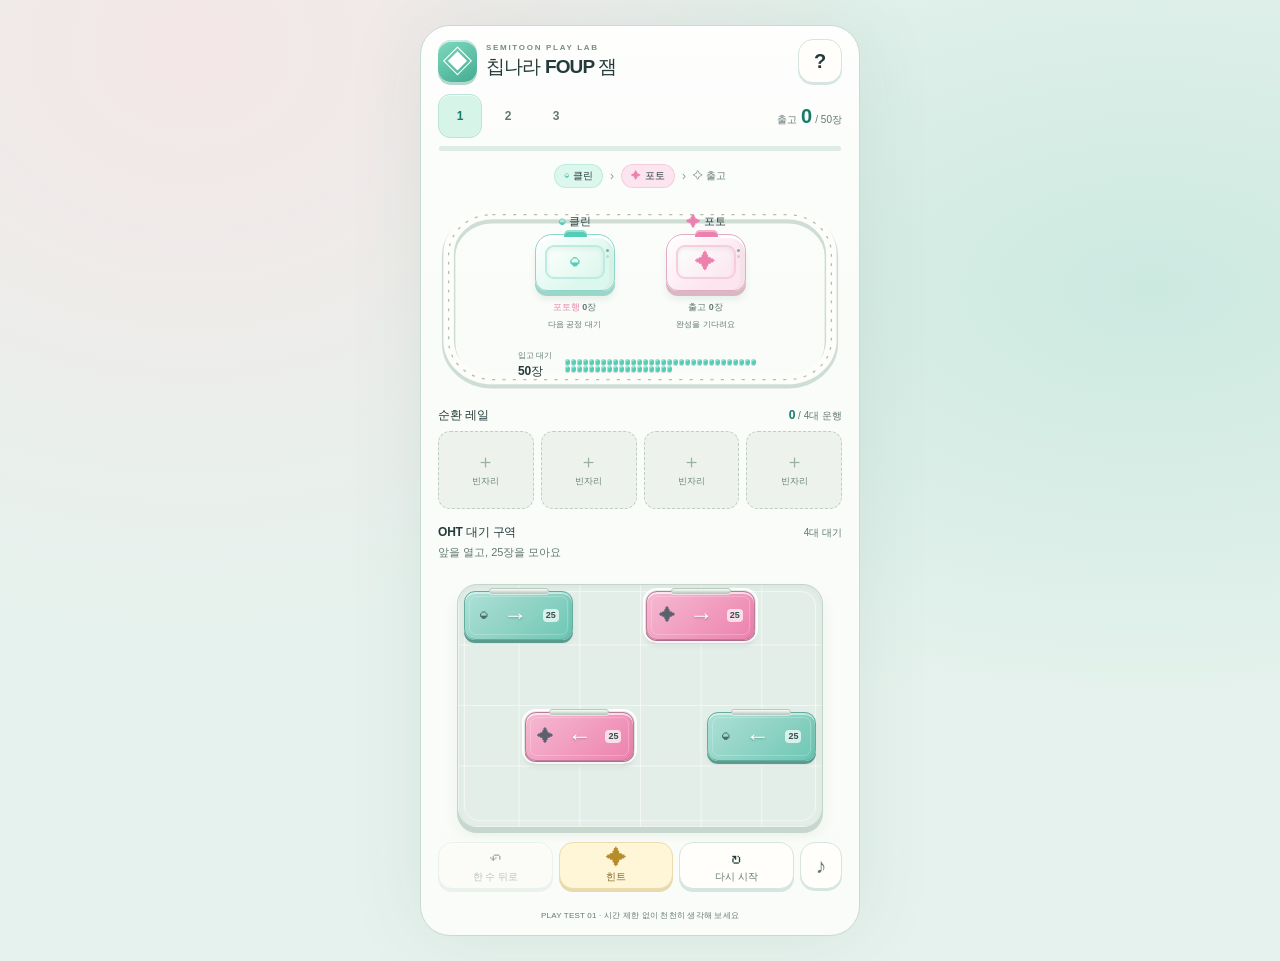
<file: prototypes/foup-jam/index.html>
<!doctype html>
<html lang="ko">
<head>
  <meta charset="utf-8">
  <meta name="viewport" content="width=device-width, initial-scale=1, viewport-fit=cover">
  <meta name="theme-color" content="#e7f5f0">
  <meta name="description" content="막힌 OHT의 길을 열고, 웨이퍼 25장을 모아 공정을 이어 주세요. 칩나라 FOUP 잼 플레이 테스트.">
  <title>칩나라 FOUP 잼</title>
  <link rel="icon" href="data:image/svg+xml,%3Csvg xmlns='http://www.w3.org/2000/svg' viewBox='0 0 40 40'%3E%3Crect x='2' y='2' width='36' height='36' rx='12' fill='%2363cbb4'/%3E%3Ccircle cx='20' cy='20' r='12' fill='white'/%3E%3Cpath d='M13 20h14M20 13v14' stroke='%2363cbb4' stroke-width='2'/%3E%3C/svg%3E">
  <link rel="stylesheet" href="./style.css">
  <script type="module" src="./game.js"></script>
</head>
<body>
  <main class="game-shell">
    <header class="app-header">
      <div class="brand"><span class="brand-mark" aria-hidden="true">◈</span><div><span class="eyebrow">SEMITOON PLAY LAB</span><h1>칩나라 <strong>FOUP 잼</strong></h1></div></div>
      <button id="helpButton" class="icon-button" aria-label="게임 방법">?</button>
    </header>
    <section class="level-strip" aria-label="스테이지 선택">
      <div id="levelButtons" class="level-buttons"></div>
      <div class="goal"><span>출고</span> <strong id="completedCount">0</strong><span id="totalCount">/ 50장</span></div>
    </section>
    <div class="progress-track" role="progressbar" id="progress" aria-label="웨이퍼 출고" aria-valuemin="0" aria-valuemax="100" aria-valuenow="0"><i id="progressFill"></i></div>
    <div id="route" class="process-route" aria-label="이번 판의 공정 순서"></div>
    <section id="fabScene" class="fab-scene" aria-label="장비별 웨이퍼 대기와 운행 레일">
      <svg class="loop-track" viewBox="0 0 400 220" preserveAspectRatio="none" aria-hidden="true"><rect x="16" y="20" width="368" height="177" rx="42" class="rail-shadow"/><rect x="16" y="20" width="368" height="177" rx="42" class="rail-main"/><rect x="16" y="20" width="368" height="177" rx="42" class="rail-dashes"/></svg>
      <div id="orbiters" class="orbiters" aria-hidden="true"></div>
      <div class="factory-grid" id="factoryGrid"></div>
      <div class="input-yard" id="inputYard"><div class="yard-label"><span>입고 대기</span><strong id="inputCount">50장</strong></div><div id="inputCrowd" class="wafer-crowd input-crowd" aria-hidden="true"></div></div>
      <div id="chainBadge" class="chain-badge" hidden></div>
    </section>
    <section class="operation-area" aria-label="운행 중인 OHT">
      <div class="section-label"><h2>순환 레일</h2><span><strong id="activeCount">0</strong> / 4대 운행</span></div>
      <div id="activeSlots" class="active-slots"></div>
    </section>
    <section class="yard-area" aria-labelledby="yardTitle">
      <div class="section-label"><h2 id="yardTitle">OHT 대기 구역</h2><span id="remainingCount"></span></div>
      <p id="statusText" class="status-text" role="status" aria-live="polite">화살표 방향이 열린 OHT를 눌러 주세요.</p>
      <div id="board" class="board" aria-label="OHT 퍼즐판"></div>
    </section>
    <nav class="game-controls" aria-label="게임 조작">
      <button id="undoButton" class="control-button"><span aria-hidden="true">↶</span>한 수 뒤로</button>
      <button id="hintButton" class="control-button hint-button"><span aria-hidden="true">✦</span>힌트</button>
      <button id="restartButton" class="control-button"><span aria-hidden="true">↻</span>다시 시작</button>
      <button id="soundButton" class="icon-button sound-button" aria-label="효과음 켜기" aria-pressed="false">♪</button>
    </nav>
    <p class="playtest-note">PLAY TEST 01 · 시간 제한 없이 천천히 생각해 보세요</p>
  </main>
  <div id="toast" class="toast" role="status" aria-live="polite" hidden></div>
  <div id="particles" class="particles" aria-hidden="true"></div>
  <dialog id="helpDialog" class="game-dialog">
    <form method="dialog"><button class="dialog-close" aria-label="닫기">×</button></form>
    <span class="dialog-kicker">칩나라에 오신 걸 환영해요</span><h2>길을 열면,<br>공정이 이어져요.</h2>
    <ol class="how-to"><li><b>화살표 방향으로 꺼내요.</b><span>앞에 다른 OHT가 있으면 먼저 길을 열어 주세요.</span></li><li><b>같은 색 웨이퍼 25장을 모아요.</b><span>OHT가 각 장비 앞에서 자동으로 태워요. 25장이 차면 같은 색 공정으로 출발해요.</span></li><li><b>다음 색까지 생각해요.</b><span>공정이 끝나면 다음 색으로 변해 그 장비 옆에서 기다려요. 순환 레일에는 4대만 들어갈 수 있어요.</span></li></ol>
    <p class="help-tip">아직 없는 색의 OHT를 너무 많이 꺼내면 막혀요. 한 수 뒤로 가서 다른 순서도 시도해 보세요.</p>
    <form method="dialog"><button class="primary-button">플레이하기 <span aria-hidden="true">→</span></button></form>
  </dialog>
  <dialog id="resultDialog" class="game-dialog result-dialog">
    <form method="dialog"><button class="dialog-close" aria-label="결과창 닫기">×</button></form>
    <div id="resultIcon" class="result-icon" aria-hidden="true">✦</div>
    <span id="resultKicker" class="dialog-kicker"></span><h2 id="resultTitle"></h2><p id="resultDescription"></p>
    <button id="resultPrimary" class="primary-button"></button>
    <button id="resultSecondary" class="secondary-button"></button>
  </dialog>
  <noscript>이 게임을 플레이하려면 브라우저에서 JavaScript를 켜 주세요.</noscript>
</body>
</html>
</file>
<file: css/tokens.css>
/* 디자인 토큰 (담당: GPT)
   임시 버전 — Claude가 화면 확인용으로 만든 기본값입니다. 자유롭게 갈아엎어 주세요.
   컨셉 메모: 포토 베이의 노란 조명 + 방진복 흰색 + 무지갯빛 웨이퍼 */

:root {
  --bg: #f6f5fb;
  --surface: #ffffff;
  --surface-2: #eeedf6;
  --fg: #2a2740;
  --muted: #77738f;
  --line: #dddbe9;

  --accent: #f2b33d;        /* 포토 베이 노란 조명 */
  --accent-fg: #3a2a00;
  --accent-soft: #fff1cf;

  --good: #2fa57a;
  --warn: #e8822a;          /* 병목 */
  --bad: #e2504c;           /* 장비 다운 / 스크랩 */
  --golden: #e7b416;

  --wafer: conic-gradient(from 30deg, #b9c7ff, #f5c6ff, #c9f3e6, #fff0b8, #b9c7ff);

  --font-display: 'Jua', 'Apple SD Gothic Neo', 'Malgun Gothic', sans-serif;
  --font-body: 'Gowun Dodum', 'Apple SD Gothic Neo', 'Malgun Gothic', sans-serif;

  --radius: 18px;
  --radius-sm: 12px;
  --shadow: 0 2px 0 rgba(42, 39, 64, .08), 0 8px 24px rgba(42, 39, 64, .06);
}

@media (prefers-color-scheme: dark) {
  :root {
    --bg: #17151f;
    --surface: #221f2e;
    --surface-2: #2c2939;
    --fg: #efedf7;
    --muted: #a19db8;
    --line: #3a3649;
    --accent: #f5bf55;
    --accent-fg: #2a1d00;
    --accent-soft: #3d321a;
    --shadow: 0 2px 0 rgba(0, 0, 0, .3);
    color-scheme: dark;
  }
}
</file>
<file: css/style.css>
/* 화면 스타일 (담당: GPT)
   임시 버전 — v0.2에서 화면 구조가 클린룸 바닥형으로 바뀌어 Claude가 동작 확인용으로 다시 깔아둔 기본 스타일입니다.
   자유롭게 갈아엎어 주세요. 상태별 선택자 목록은 docs/UI_CONTRACT.md 참고. */

* { box-sizing: border-box; }
[hidden] { display: none !important; } /* 지우지 마세요: 숨긴 모달·패널이 터치를 막는 버그 방지 */
html, body { margin: 0; }
body {
  background: var(--bg);
  color: var(--fg);
  font-family: var(--font-body);
  font-size: 15px;
  line-height: 1.45;
  -webkit-tap-highlight-color: transparent;
  padding-bottom: env(safe-area-inset-bottom, 0px);
}
button { font: inherit; color: inherit; cursor: pointer; }
button:focus-visible { outline: 3px solid var(--accent); outline-offset: 2px; }
button:disabled { cursor: default; }
.hud__label { font-size: 11px; color: var(--muted); letter-spacing: .02em; }

/* ---------- 상단 HUD ---------- */
.hud {
  position: sticky; top: 0; z-index: 5;
  display: grid; grid-template-columns: 1fr auto; gap: 2px 12px; align-items: end;
  padding: calc(8px + env(safe-area-inset-top, 0px)) max(16px, env(safe-area-inset-right, 0px)) 8px max(16px, env(safe-area-inset-left, 0px));
  background: var(--surface);
  border-bottom: 1px solid var(--line);
}
.hud__brand { font-family: var(--font-display); font-size: 18px; }
.hud__brand b { color: var(--accent); font-weight: 400; }
.hud__node { display: flex; flex-direction: column; align-items: flex-end; font-family: var(--font-display); }
.hud__money { grid-column: 1 / -1; display: flex; flex-direction: column; }
#money { font-family: var(--font-display); font-size: 28px; line-height: 1.1; font-variant-numeric: tabular-nums; }
.hud__stats { grid-column: 1 / -1; display: flex; flex-wrap: wrap; gap: 4px 14px; font-variant-numeric: tabular-nums; font-size: 14px; }
.hud__stat { display: flex; gap: 5px; align-items: baseline; }

.fab {
  display: flex; flex-direction: column; gap: 18px;
  max-width: 560px; margin: 0 auto;
  padding-block: 14px 120px;
  padding-left: max(16px, env(safe-area-inset-left, 0px));
  padding-right: max(16px, env(safe-area-inset-right, 0px));
}
.section-title { font-family: var(--font-display); font-weight: 400; font-size: 20px; margin: 0 0 8px; display: flex; flex-wrap: wrap; align-items: baseline; gap: 8px; }
.section-title small { font-family: var(--font-body); font-size: 12px; color: var(--muted); }

/* ---------- 이벤트 배너 ---------- */
.event {
  position: relative; overflow: hidden;
  display: grid; grid-template-columns: 1fr auto; gap: 4px 12px; align-items: center;
  padding: 12px 14px 16px; border-radius: var(--radius);
  background: var(--accent-soft); border: 2px solid var(--accent);
}
.event[data-type="particle"] { background: var(--surface-2); border-color: var(--muted); }
.event__text { display: flex; flex-direction: column; min-width: 0; }
.event__title { font-family: var(--font-display); font-weight: 400; font-size: 18px; }
.event__desc, .event__timer { font-size: 13px; color: var(--muted); font-variant-numeric: tabular-nums; }
.event__action { grid-column: 1 / -1; padding: 10px; border: 0; border-radius: var(--radius-sm); background: var(--fg); color: var(--bg); font-family: var(--font-display); font-size: 17px; }
.event__gauge { position: absolute; left: 0; bottom: 0; height: 4px; width: calc(var(--time-left, 1) * 100%); background: currentColor; opacity: .35; }

/* ---------- 클린룸 바닥 ---------- */
.cleanroom__head { display: flex; justify-content: space-between; align-items: baseline; gap: 8px; flex-wrap: wrap; }
.cleanroom__head .section-title { margin: 0; }
.cleanroom__meta { font-size: 13px; color: var(--muted); }
.cleanroom__meta b { color: var(--fg); font-weight: 400; }

.mode-bar {
  display: flex; align-items: center; justify-content: space-between; gap: 8px;
  margin-block: 8px; padding: 8px 12px; border-radius: var(--radius-sm);
  background: var(--accent); color: var(--accent-fg); font-family: var(--font-display);
}
.mode-bar__cancel { border: 0; border-radius: 999px; padding: 4px 12px; background: var(--accent-fg); color: var(--accent); }

.floor {
  --cell: 56px;
  position: relative; margin-top: 8px;
  width: 100%; height: calc(var(--cell) * var(--rows, 8));
  border-radius: var(--radius); overflow: hidden;
  background-color: var(--surface-2);
  /* 클린룸 그레이팅 바닥: 칸마다 구멍 뚫린 타일 */
  background-image:
    radial-gradient(circle, var(--line) 1.5px, transparent 1.6px),
    linear-gradient(var(--line) 1px, transparent 1px),
    linear-gradient(90deg, var(--line) 1px, transparent 1px);
  background-size: calc(var(--cell) / 4) calc(var(--cell) / 4), var(--cell) var(--cell), var(--cell) var(--cell);
  touch-action: manipulation;
  user-select: none;
}
.floor[data-mode="buy"], .floor[data-mode="move"] { outline: 3px dashed var(--accent); outline-offset: 2px; }

/* 모든 엔티티 공통: 칸 좌표(--x, --y) × 칸 크기(--cell) */
.stocker, .tool, .foup, .engineer, .cell-hint {
  position: absolute; left: 0; top: 0;
  width: var(--cell); height: var(--cell);
  transform: translate(calc(var(--x) * var(--cell)), calc(var(--y) * var(--cell)));
}
.floor__hints, .floor__entities { position: absolute; inset: 0; }
.floor__entities { pointer-events: none; }

.cell-hint { border: 2px dashed var(--accent); border-radius: 12px; background: color-mix(in srgb, var(--accent) 12%, transparent); animation: blink 1s ease-in-out infinite alternate; }

.stocker { display: grid; place-items: center; padding: 4px; }
.stocker::before { content: ''; position: absolute; inset: 4px; border-radius: 12px; background: var(--fg); opacity: .85; }
.stocker__label { position: relative; color: var(--bg); font-family: var(--font-display); font-size: 12px; }

/* 장비: 공정마다 색 하나 */
.tool { --c: var(--muted); padding: 4px; z-index: 1; }
.tool[data-type="clean"] { --c: #4cc6b0; }
.tool[data-type="photo"] { --c: #f2b33d; }
.tool[data-type="etch"]  { --c: #9b7be0; }
.tool[data-type="diff"]  { --c: #e8695f; }
.tool[data-type="imp"]   { --c: #5a9be8; }
.tool[data-type="depo"]  { --c: #6dc06a; }
.tool[data-type="metal"] { --c: #c9a43a; }
.tool[data-type="cmp"]   { --c: #ee9046; }
.tool::before {
  content: ''; position: absolute; inset: 4px; border-radius: 12px;
  background: color-mix(in srgb, var(--c) 30%, var(--surface));
  border: 2px solid var(--c);
}
.tool__icon { position: absolute; inset: 0; display: grid; place-items: center; font-family: var(--font-display); font-size: 13px; color: var(--fg); }
.tool__lv { position: absolute; left: 8px; top: 7px; font-size: 9px; color: var(--muted); }
.tool__queue:not(:empty) {
  position: absolute; right: 2px; top: 2px; min-width: 18px; height: 18px; padding: 0 4px;
  border-radius: 9px; background: var(--fg); color: var(--bg); font-size: 11px; line-height: 18px; text-align: center;
}
.tool__progress { position: absolute; left: 9px; right: 9px; bottom: 9px; height: 4px; border-radius: 2px; background: color-mix(in srgb, var(--c) 25%, transparent); overflow: hidden; }
.tool__progress span { display: block; height: 100%; background: var(--c); transform-origin: left; transform: scaleX(var(--progress, 0)); }
.tool__health { position: absolute; left: 9px; right: 9px; bottom: 15px; height: 2px; border-radius: 1px; background: transparent; }
.tool__health span { display: block; height: 100%; background: var(--good); transform-origin: left; transform: scaleX(var(--health, 1)); }
.tool[data-state="busy"] .tool__icon { animation: hum .6s ease-in-out infinite alternate; }
.tool[data-state="warn"] .tool__health span { background: var(--warn); }
.tool[data-state="warn"]::after { content: '!'; position: absolute; left: 4px; bottom: 4px; width: 16px; height: 16px; border-radius: 50%; background: var(--warn); color: #fff; font-size: 11px; text-align: center; line-height: 16px; }
.tool[data-state="down"]::before { background: color-mix(in srgb, var(--bad) 35%, var(--surface)); border-color: var(--bad); }
.tool[data-state="down"] { animation: shake .4s ease-in-out infinite; }
.tool[data-state="down"] .tool__icon::after { content: '다운'; position: absolute; bottom: 14px; font-size: 10px; color: var(--bad); }
.tool[data-bottleneck="true"]::before { box-shadow: 0 0 0 2px var(--warn); }
.tool[data-selected="true"]::before { box-shadow: 0 0 0 3px var(--fg); }
.tool[data-job="coming"] .tool__lv::after, .tool[data-job="queued"] .tool__lv::after { content: ' 🔧'; }

/* FOUP: 이동 중일 때만 보임 */
.foup { z-index: 2; display: grid; place-items: center; }
.foup::before { content: ''; width: 38%; height: 32%; border-radius: 5px; background: var(--fg); box-shadow: inset 0 -3px 0 color-mix(in srgb, var(--accent) 70%, transparent); }

/* 엔지니어: 방진복 동그리 */
.engineer { z-index: 3; display: grid; place-items: center; }
.engineer__body { position: relative; width: 46%; height: 52%; border-radius: 45% 45% 40% 40%; background: #fff; border: 2px solid var(--fg); }
.engineer__body::after { content: ''; position: absolute; left: 18%; right: 18%; top: 24%; height: 26%; border-radius: 8px; background: #7fc8e8; }
.engineer__name { position: absolute; bottom: -2px; left: 50%; transform: translateX(-50%); white-space: nowrap; font-size: 9px; padding: 0 4px; border-radius: 4px; background: var(--surface); }
.engineer[data-phase="walk"] .engineer__body, .engineer[data-phase="wander"] .engineer__body { animation: walk .35s ease-in-out infinite alternate; }
.engineer[data-phase="work"] .engineer__body { animation: work .25s linear infinite alternate; }

.lot-feed { list-style: none; margin: 8px 0 0; padding: 0; display: flex; flex-direction: column; gap: 4px; }
.lot { display: flex; gap: 8px; align-items: baseline; font-size: 13px; padding: 4px 10px; border-radius: 8px; background: var(--surface); font-variant-numeric: tabular-nums; animation: pop .25s ease-out; }
.lot__tag { color: var(--muted); }
.lot__value { margin-left: auto; color: var(--good); }
.lot[data-kind="golden"] { background: var(--golden); color: #3a2a00; }
.lot[data-kind="golden"] .lot__tag, .lot[data-kind="golden"] .lot__value { color: inherit; font-weight: 700; }
.lot[data-kind="scrap"] .lot__tag, .lot[data-kind="scrap"] .lot__value { color: var(--bad); }

/* ---------- 장비 패널 (화면 아래에 뜨는 시트) ---------- */
.panel {
  position: fixed; left: 0; right: 0; bottom: 0; z-index: 15;
  max-width: 560px; margin: 0 auto;
  padding: 14px max(16px, env(safe-area-inset-right, 0px)) calc(14px + env(safe-area-inset-bottom, 0px)) max(16px, env(safe-area-inset-left, 0px));
  border-radius: 20px 20px 0 0; background: var(--surface);
  box-shadow: 0 -8px 30px rgba(20, 18, 30, .18);
  animation: rise .2s ease-out;
}
.panel__head { display: flex; align-items: center; gap: 10px; }
.panel__icon { width: 40px; height: 40px; border-radius: 12px; background: var(--surface-2); }
.panel__title { display: flex; flex-direction: column; flex: 1; min-width: 0; }
#panel-name { font-family: var(--font-display); font-weight: 400; font-size: 19px; }
#panel-equip { font-size: 12px; color: var(--muted); }
.panel__close { border: 0; background: var(--surface-2); width: 32px; height: 32px; border-radius: 50%; }
.panel__stats { display: grid; grid-template-columns: repeat(4, 1fr); gap: 6px; margin: 12px 0 6px; }
.panel__stats div { display: flex; flex-direction: column; gap: 2px; }
.panel__stats dt { font-size: 11px; color: var(--muted); }
.panel__stats dd { margin: 0; font-variant-numeric: tabular-nums; font-size: 14px; display: flex; flex-direction: column; gap: 2px; }
.panel__health { display: block; height: 4px; border-radius: 2px; background: var(--surface-2); overflow: hidden; }
.panel__health span { display: block; height: 100%; background: var(--good); transform-origin: left; transform: scaleX(var(--health, 1)); }
.panel[data-state="warn"] .panel__health span { background: var(--warn); }
.panel[data-state="down"] .panel__health span { background: var(--bad); }
.panel__hint { font-size: 12px; color: var(--warn); margin: 0 0 8px; min-height: 1em; }
.panel__actions { display: grid; grid-template-columns: repeat(3, 1fr); gap: 8px; }

/* ---------- 공통 버튼 ---------- */
.btn {
  display: flex; flex-direction: column; align-items: center; gap: 1px;
  padding: 10px 6px; border: 0; border-radius: var(--radius-sm);
  background: var(--surface-2); color: var(--fg);
}
.btn__label { font-family: var(--font-display); font-size: 15px; }
.btn__note { font-size: 11px; color: var(--muted); }
.btn__cost { font-size: 12px; font-variant-numeric: tabular-nums; }
.btn--primary, .btn[data-affordable="true"] { background: var(--accent); color: var(--accent-fg); }
.btn--primary[data-affordable="false"] { background: var(--surface-2); color: var(--muted); }
.btn:disabled { opacity: .55; }
.btn:active:not(:disabled) { transform: scale(.96); }

/* ---------- 엔지니어 목록 ---------- */
.engineer-list { list-style: none; margin: 0; padding: 0; display: flex; flex-direction: column; gap: 6px; }
.engineer-row { display: flex; gap: 10px; align-items: baseline; padding: 8px 12px; border-radius: var(--radius-sm); background: var(--surface); box-shadow: var(--shadow); }
.engineer-row__name { font-family: var(--font-display); }
.engineer-row__status { font-size: 13px; color: var(--muted); }
.engineer-row[data-phase="work"] .engineer-row__status, .engineer-row[data-phase="walk"] .engineer-row__status { color: var(--fg); }

/* ---------- 구매 ---------- */
.shop__row { display: grid; grid-template-columns: repeat(3, 1fr); gap: 8px; }
.shop__sub { font-family: var(--font-display); font-weight: 400; font-size: 16px; margin: 14px 0 8px; display: flex; flex-wrap: wrap; gap: 6px; align-items: baseline; }
.shop__sub small { font-family: var(--font-body); font-size: 12px; color: var(--muted); }
.shop__tools { display: grid; grid-template-columns: repeat(4, 1fr); gap: 8px; }
.shop-tool { display: flex; flex-direction: column; align-items: center; gap: 2px; padding: 8px 4px; border: 2px solid transparent; border-radius: var(--radius-sm); background: var(--surface); box-shadow: var(--shadow); }
.shop-tool__icon { font-family: var(--font-display); font-size: 14px; }
.shop-tool__name { font-size: 11px; color: var(--muted); }
.shop-tool__cost { font-size: 11px; font-variant-numeric: tabular-nums; }
.shop-tool[data-affordable="false"] { opacity: .5; }
.shop-tool[data-active="true"] { border-color: var(--accent); }

/* ---------- 노드 전환 ---------- */
.prestige { padding: 14px; border-radius: var(--radius); background: var(--surface); box-shadow: var(--shadow); }
.prestige__bar { height: 10px; border-radius: 5px; background: var(--surface-2); overflow: hidden; }
.prestige__bar span { display: block; height: 100%; background: var(--accent); transform-origin: left; transform: scaleX(var(--progress, 0)); }
.prestige__info { font-size: 13px; color: var(--muted); margin: 8px 0; font-variant-numeric: tabular-nums; }
.prestige__btn { width: 100%; padding: 12px; border: 0; border-radius: var(--radius-sm); background: var(--fg); color: var(--bg); font-family: var(--font-display); font-size: 16px; }
.prestige__btn:disabled { background: var(--surface-2); color: var(--muted); }
.prestige__btn[data-confirm="true"] { background: var(--bad); color: #fff; }

/* ---------- 칭호 ---------- */
.achievement-list { list-style: none; margin: 0; padding: 0; display: grid; grid-template-columns: repeat(auto-fill, minmax(150px, 1fr)); gap: 8px; }
.achievement { display: flex; flex-direction: column; padding: 10px; border-radius: var(--radius-sm); background: var(--surface-2); color: var(--muted); }
.achievement__name { font-family: var(--font-display); font-size: 15px; }
.achievement__desc { font-size: 12px; }
.achievement[data-unlocked="true"] { background: var(--accent-soft); color: var(--fg); }

.footer { display: flex; justify-content: space-between; align-items: center; font-size: 12px; color: var(--muted); }
.footer__reset { background: none; border: 1px solid var(--line); border-radius: 999px; padding: 6px 12px; color: var(--muted); }
.footer__reset[data-confirm="true"] { border-color: var(--bad); color: var(--bad); }

/* ---------- 토스트 / 모달 ---------- */
.toast-stack { position: fixed; left: 0; right: 0; top: calc(110px + env(safe-area-inset-top, 0px)); display: flex; flex-direction: column; align-items: center; gap: 6px; pointer-events: none; z-index: 20; padding-inline: 16px; }
.toast { padding: 8px 14px; border-radius: 999px; background: var(--fg); color: var(--bg); font-size: 14px; animation: pop .25s ease-out, fade .4s 2.8s forwards; }
.toast[data-kind="good"] { background: var(--good); color: #fff; }
.toast[data-kind="bad"] { background: var(--bad); color: #fff; }
.toast[data-kind="achievement"] { background: var(--golden); color: #3a2a00; }

.modal { position: fixed; inset: 0; z-index: 30; display: grid; place-items: center; padding: 24px; background: rgba(20, 18, 30, .45); }
.modal__card { width: min(360px, 100%); padding: 20px; border-radius: var(--radius); background: var(--surface); text-align: center; }
.modal__title { font-family: var(--font-display); font-weight: 400; font-size: 22px; margin: 0 0 8px; }
.modal__body { margin: 0 0 16px; color: var(--muted); }
.modal__close { width: 100%; padding: 12px; border: 0; border-radius: var(--radius-sm); background: var(--accent); color: var(--accent-fg); font-family: var(--font-display); font-size: 16px; }

body[data-event="particle"] .floor { filter: saturate(.6); }
body.fx-golden .floor { box-shadow: 0 0 0 4px var(--golden); }

@keyframes shake { 0%, 100% { translate: 0 0; } 25% { translate: -2px 0; } 75% { translate: 2px 0; } }
@keyframes hum { to { scale: 1.06; } }
@keyframes walk { to { translate: 0 -2px; rotate: 4deg; } }
@keyframes work { to { rotate: -8deg; } }
@keyframes blink { to { opacity: .45; } }
@keyframes pop { from { scale: .9; opacity: 0; } }
@keyframes rise { from { translate: 0 30px; opacity: 0; } }
@keyframes fade { to { opacity: 0; } }

@media (prefers-reduced-motion: reduce) {
  *, *::before, *::after { animation-duration: .01ms !important; animation-iteration-count: 1 !important; }
}
</file>
<file: life/css/proto.css>
/* ============================================================
   임시 스타일 (TEMPORARY) — 담당: Claude
   프로토타입 v0 화면 확인용 최소 스타일입니다. 디자인 담당(GPT)이
   life/css/tokens.css + life/css/style.css로 통째로 바꿉니다.
   계약된 id·class·data-속성은 life/docs/UI_CONTRACT.md 참고.
   ============================================================ */

[hidden] { display: none !important; } /* 지우지 마세요: 숨긴 모달이 터치를 막는 버그 방지 */

:root {
  --bg: #f5f4f9;
  --surface: #ffffff;
  --surface-2: #eeedf5;
  --fg: #26233a;
  --muted: #736f8c;
  --line: #dddbe8;
  --accent: #5b6cf0;
  --accent-fg: #ffffff;
  --accent-soft: #e6e9ff;
  --good: #23996f;
  --bad: #d94a4a;
  --semi: #c58a10;
  --semi-soft: #fff3d6;
  --big: #6a3fd1;
  --font-display: 'Jua', 'Apple SD Gothic Neo', 'Malgun Gothic', sans-serif;
  --font-body: 'Gowun Dodum', 'Apple SD Gothic Neo', 'Malgun Gothic', sans-serif;
  --radius: 14px;
  --shadow: 0 1px 2px rgba(30, 25, 60, .06), 0 6px 18px rgba(30, 25, 60, .06);
  color-scheme: light;
}
@media (prefers-color-scheme: dark) {
  :root {
    --bg: #15131c;
    --surface: #201d2a;
    --surface-2: #2a2736;
    --fg: #eeecf6;
    --muted: #a39fba;
    --line: #383447;
    --accent: #8d98ff;
    --accent-fg: #14121c;
    --accent-soft: #2c2f55;
    --good: #45c495;
    --bad: #f07a7a;
    --semi: #f1c15b;
    --semi-soft: #3a3020;
    --big: #a98bff;
    --shadow: 0 1px 2px rgba(0, 0, 0, .3), 0 6px 18px rgba(0, 0, 0, .25);
    color-scheme: dark;
  }
}

* { box-sizing: border-box; }
html, body { margin: 0; padding: 0; }
body {
  background: var(--bg);
  color: var(--fg);
  font-family: var(--font-body);
  font-size: 15px;
  line-height: 1.55;
  -webkit-text-size-adjust: 100%;
  overflow-x: hidden;
}
button, input { font: inherit; color: inherit; }
h1, h2, h3 { font-family: var(--font-display); font-weight: 400; margin: 0; }

#app { max-width: 480px; margin: 0 auto; padding: 12px 16px calc(24px + env(safe-area-inset-bottom)); }
.screen { min-height: calc(100vh - 36px); }

/* 버튼 */
.btn {
  display: block; width: 100%; padding: 12px 14px; margin-top: 10px;
  border: 1px solid var(--line); border-radius: 12px; background: var(--surface);
  cursor: pointer; font-family: var(--font-display); font-size: 17px; text-align: center;
}
.btn--primary { background: var(--accent); color: var(--accent-fg); border-color: transparent; }
.btn--ghost { background: transparent; border-color: transparent; color: var(--muted); font-size: 15px; }
.btn:disabled { opacity: .45; cursor: default; }

/* 로딩·타이틀 */
.screen--loading { display: grid; place-items: center; color: var(--muted); }
.screen--title { display: flex; flex-direction: column; justify-content: center; gap: 28px; }
.title__kicker { margin: 0; color: var(--muted); }
.title__name { font-size: 40px; line-height: 1.15; }
.title__tagline { margin: 6px 0 0; color: var(--muted); }
.title__continue { margin: 0; padding: 10px 12px; background: var(--surface); border-radius: 12px; border: 1px solid var(--line); }
.title__error { color: var(--bad); }

/* 캐릭터 만들기 */
.create__title { font-size: 24px; margin: 8px 0 14px; }
.field { display: block; margin: 0 0 14px; }
.field__label { display: block; color: var(--muted); margin-bottom: 4px; }
.field__label b { color: var(--fg); font-family: var(--font-display); font-size: 20px; font-weight: 400; margin-left: 6px; }
.field__input { width: 100%; padding: 10px 12px; border-radius: 10px; border: 1px solid var(--line); background: var(--surface); font-size: 18px; }
.field__range { width: 100%; accent-color: var(--accent); }
.create__headline-label { margin: 0; color: var(--muted); font-size: 13px; }
.create__headline { margin: 4px 0 8px; padding: 10px 12px; background: var(--surface); border-left: 3px solid var(--accent); border-radius: 8px; min-height: 3em; }
.create__world { color: var(--muted); font-size: 13px; margin: 0 0 6px; }
.candidates { list-style: none; margin: 0; padding: 0; display: grid; gap: 10px; }
.candidate {
  padding: 12px; background: var(--surface); border: 2px solid var(--line); border-radius: var(--radius);
  box-shadow: var(--shadow); cursor: pointer;
}
.candidate[data-selected="true"] { border-color: var(--accent); background: var(--accent-soft); }
.candidate__head { display: flex; justify-content: space-between; gap: 8px; font-family: var(--font-display); font-size: 17px; }
.candidate__line { margin: 4px 0 0; font-size: 14px; color: var(--muted); }
.candidate__line b { color: var(--fg); font-weight: 400; }
.candidate__stats { display: grid; grid-template-columns: repeat(3, 1fr); gap: 2px 10px; margin-top: 8px; font-size: 13px; }
.semi-mark { color: var(--semi); }

/* HUD */
.hud { position: sticky; top: 0; z-index: 5; background: var(--bg); padding: 6px 0 8px; }
.hud__who { display: flex; flex-wrap: wrap; align-items: baseline; gap: 4px 8px; }
.hud__name { font-family: var(--font-display); font-size: 20px; }
.hud__age, .hud__year, .hud__stage { color: var(--muted); }
.hud__age { color: var(--fg); }
.progress { height: 6px; background: var(--surface-2); border-radius: 99px; overflow: hidden; margin: 6px 0 8px; }
.progress__bar { display: block; height: 100%; width: calc(var(--p) * 100%); background: var(--accent); }
.speed { display: grid; grid-template-columns: 1.3fr repeat(5, 1fr); gap: 6px; }
.speed-btn { padding: 6px 0; border-radius: 10px; border: 1px solid var(--line); background: var(--surface); cursor: pointer; }
.speed-btn[data-active="true"] { background: var(--accent); color: var(--accent-fg); border-color: transparent; }
body[data-paused="true"] .progress__bar { opacity: .5; }
.skip-btn { display: block; width: 100%; margin-top: 6px; padding: 6px 0; border-radius: 10px; border: 1px dashed var(--line); background: transparent; color: var(--muted); cursor: pointer; font-size: 14px; }
.skip-btn:hover { color: var(--fg); border-color: var(--accent); }

.headline { margin: 4px 0 10px; padding: 8px 10px; font-size: 14px; background: var(--surface); border-radius: 10px; border-left: 3px solid var(--semi); }
.headline:empty { display: none; }

/* 상태 */
.status { background: var(--surface); border-radius: var(--radius); padding: 10px 12px; box-shadow: var(--shadow); }
.status__line { margin: 0; font-family: var(--font-display); font-size: 16px; }
.status__money { margin: 2px 0 8px; color: var(--muted); font-size: 14px; }
.stats { list-style: none; margin: 0; padding: 0; display: grid; grid-template-columns: 1fr 1fr; gap: 4px 14px; }
.stat { display: grid; grid-template-columns: 3.6em 1fr 2em; align-items: center; gap: 6px; font-size: 13px; }
.stat__bar { height: 6px; border-radius: 99px; background: linear-gradient(90deg, var(--accent) calc(var(--v) * 1%), var(--surface-2) 0); }
.stat--happiness .stat__bar { background: linear-gradient(90deg, var(--good) calc(var(--v) * 1%), var(--surface-2) 0); }
.stat__value { text-align: right; color: var(--muted); }

/* 탭·패널 */
.tabs { display: grid; grid-template-columns: repeat(5, 1fr); gap: 4px; margin: 12px 0 8px; }
.tab { padding: 8px 0; border: 0; border-radius: 10px; background: transparent; color: var(--muted); cursor: pointer; font-family: var(--font-display); font-size: 15px; }
.tab[aria-selected="true"] { background: var(--surface); color: var(--fg); box-shadow: var(--shadow); }
.panel { background: var(--surface); border-radius: var(--radius); padding: 10px 12px; box-shadow: var(--shadow); }
.panel h3 { font-size: 16px; margin: 10px 0 4px; }
.panel h3:first-child { margin-top: 0; }
.kv { display: grid; grid-template-columns: 6.5em 1fr; gap: 2px 10px; margin: 0; font-size: 14px; }
.kv dt { color: var(--muted); }
.kv dd { margin: 0; overflow-wrap: anywhere; }
.axis { display: grid; grid-template-columns: 4.6em 1fr 4.6em; gap: 6px; align-items: center; font-size: 12px; color: var(--muted); margin: 4px 0; }
.axis__track { position: relative; height: 8px; background: var(--surface-2); border-radius: 99px; }
.axis__dot { position: absolute; top: -2px; width: 12px; height: 12px; border-radius: 50%; background: var(--accent); left: calc((var(--x) + 100) / 200 * 100% - 6px); }
.axis__r { text-align: right; }
.axis[data-on="-"] .axis__l, .axis[data-on="+"] .axis__r { color: var(--fg); font-weight: 700; }
.mini-list { margin: 0; padding-left: 1.1em; font-size: 14px; }
.share { display: grid; grid-template-columns: 7em 1fr 3em; gap: 6px; align-items: center; font-size: 13px; }
.share__bar { height: 6px; border-radius: 99px; background: linear-gradient(90deg, var(--accent) calc(var(--s) * 1%), var(--surface-2) 0); }
.share[data-mine="true"] { font-weight: 700; }
.share[data-gone="true"] { opacity: .45; text-decoration: line-through; }
.mkt { display: grid; grid-template-columns: repeat(5, 1fr); gap: 4px; font-size: 12px; text-align: center; }
.mkt span { padding: 4px 0; border-radius: 8px; background: var(--surface-2); }
.mkt span[data-score="2"], .mkt span[data-score="1"] { color: var(--good); }
.mkt span[data-score="-2"], .mkt span[data-score="-1"] { color: var(--bad); }

/* 연표 피드 */
.feed { list-style: none; margin: 0; padding: 0; }
.feed-item { padding: 7px 0; border-bottom: 1px solid var(--line); font-size: 14px; }
.feed-item:last-child { border-bottom: 0; }
.feed-item__when { color: var(--muted); font-size: 12px; margin-right: 6px; }
.feed-item[data-importance="0"] { color: var(--muted); }
.feed-item[data-importance="3"] { font-weight: 700; }
.feed-item[data-kind="semi"] { color: var(--semi); }
.feed-item[data-new="true"] { animation: feed-in .5s ease; }
.feed-item[data-kind="world"] { color: var(--muted); }
.feed-item__q { color: var(--muted); }
.feed-item__arrow { color: var(--muted); }
.feed-item__pick { font-weight: 700; }
.feed-item[data-importance="3"] .feed-item__q, .feed-item[data-importance="3"] .feed-item__res { font-weight: 400; }
.feed-item__tag { display: inline-block; margin-right: 6px; padding: 0 6px; border-radius: 99px; background: var(--accent-soft); color: var(--accent); font-size: 12px; }
@keyframes feed-in { from { background: var(--accent-soft); } to { background: transparent; } }

/* 사건 카드 */
.event-layer {
  position: fixed; inset: 0; z-index: 20; display: flex; align-items: flex-end; justify-content: center;
  padding: 16px; padding-bottom: calc(16px + env(safe-area-inset-bottom));
  background: rgba(20, 16, 40, .18); pointer-events: none;
}
body[data-event="big"] .event-layer { align-items: center; background: rgba(20, 16, 40, .55); }
.event-card {
  pointer-events: auto; width: 100%; max-width: 448px; max-height: 88vh; overflow-y: auto;
  background: var(--surface); border-radius: 18px; padding: 16px; box-shadow: 0 10px 40px rgba(0, 0, 0, .25);
}
.event-card[data-size="big"] { border: 2px solid var(--big); }
.event-card__kicker { margin: 0 0 6px; font-family: var(--font-display); color: var(--big); }
.event-card__kicker:empty { display: none; }
.event-card[data-later="true"] .event-card__kicker { color: var(--accent); font-size: 14px; }
.event-card__text { margin: 0 0 12px; font-size: 16px; }
.event-card__choices { display: grid; gap: 8px; }
.choice {
  display: block; width: 100%; text-align: left; padding: 10px 12px; border-radius: 12px;
  border: 1px solid var(--line); background: var(--surface-2); cursor: pointer; font-size: 15px;
}
.choice[data-default="true"] { border-color: var(--accent); }
.choice__check { display: block; font-size: 12px; color: var(--muted); margin-top: 2px; }
.event-card__timer { height: 4px; margin-top: 12px; border-radius: 99px; background: var(--surface-2); overflow: hidden; }
.event-card__timer span { display: block; height: 100%; width: calc(var(--t) * 100%); background: var(--accent); }
.event-card[data-size="big"] .event-card__timer, .event-card[data-phase="result"] .event-card__timer { display: none; }
.event-card[data-phase="result"] .event-card__choices { display: none; }
.event-card__result-text { margin: 0 0 8px; }
.chips { display: flex; flex-wrap: wrap; gap: 6px; }
.chip { padding: 3px 9px; border-radius: 99px; font-size: 13px; background: var(--surface-2); }
.chip[data-tone="good"] { color: var(--good); }
.chip[data-tone="bad"] { color: var(--bad); }
.chip[data-tone="semi"] { background: var(--semi-soft); color: var(--semi); }
.chip[data-tone="trait"] { background: var(--accent-soft); color: var(--accent); }
.chip[data-tone="money"] { color: var(--semi); }
.chips[hidden] { display: none; }

/* 토스트 */
.toasts { position: fixed; top: 10px; left: 0; right: 0; z-index: 30; display: grid; justify-items: center; gap: 6px; pointer-events: none; padding: 0 16px; }
.toast { max-width: 448px; width: 100%; padding: 8px 12px; border-radius: 12px; background: var(--fg); color: var(--bg); font-size: 14px; box-shadow: var(--shadow); animation: toast-in .25s ease; }
.toast[data-tone="semi"] { background: var(--semi); color: #241a00; }
.toast[data-tone="achievement"] { background: var(--big); color: #fff; }
@keyframes toast-in { from { transform: translateY(-8px); opacity: 0; } to { transform: none; opacity: 1; } }

/* 엔딩 */
.screen--ending { padding-bottom: 24px; }
.ending__line { font-family: var(--font-display); font-size: 20px; margin: 8px 0; }
.ending__cause, .ending__summary, .ending__note, .ending__epitaph { color: var(--muted); }
.ending__epitaph { font-style: italic; text-align: center; margin: 16px 0; }
.ending__label { margin: 0; color: var(--muted); font-size: 13px; }
.ending__titlebox, .ending__scorebox { background: var(--surface); border-radius: var(--radius); padding: 12px; margin: 10px 0; box-shadow: var(--shadow); }
.ending__title { font-size: 26px; color: var(--accent); }
.ending__score { font-family: var(--font-display); font-size: 34px; margin: 0 0 6px; }
.ending__h { font-size: 18px; margin: 18px 0 6px; }
.ribbons, .trait-badges { list-style: none; margin: 6px 0 0; padding: 0; display: flex; flex-wrap: wrap; gap: 6px; }
.ribbon, .trait-badge { padding: 3px 10px; border-radius: 99px; background: var(--accent-soft); font-size: 13px; }
.bars { list-style: none; margin: 0; padding: 0; display: grid; gap: 4px; }
.bar { display: grid; grid-template-columns: 5em 1fr 2.2em; gap: 6px; align-items: center; font-size: 13px; }
.bar__fill { height: 8px; border-radius: 99px; background: linear-gradient(90deg, var(--accent) calc(var(--v) * 1%), var(--surface-2) 0); }
.semi-cards { list-style: none; margin: 0; padding: 0; display: grid; gap: 8px; }
.semi-card { padding: 10px 12px; border-radius: 12px; background: var(--semi-soft); border-left: 4px solid var(--semi); }
.semi-card__meta { font-size: 12px; color: var(--muted); }
.timeline { list-style: none; margin: 0; padding: 0; font-size: 14px; }
.timeline li { padding: 5px 0; border-bottom: 1px solid var(--line); }
.timeline__year { color: var(--muted); margin-right: 6px; font-size: 12px; }
.timeline li[data-mine="true"] { font-weight: 700; }
.numbers { display: grid; grid-template-columns: 6em 1fr; gap: 4px 10px; font-size: 14px; }
.numbers dt { color: var(--muted); }
.numbers dd { margin: 0; }
.ach-list { list-style: none; margin: 0; padding: 0; display: grid; gap: 4px; font-size: 14px; }
.ach { padding: 6px 10px; border-radius: 10px; background: var(--surface); }
.ach__when { color: var(--muted); font-size: 12px; margin-right: 6px; }
.ach--none { color: var(--muted); }
.ending__seed { color: var(--muted); font-size: 12px; text-align: center; margin-top: 12px; }
</file>
<file: prototypes/foup-jam/style.css>
[hidden] { display: none !important; }

:root {
  color-scheme: light;
  --page: #e6f2ed;
  --paper: #f9fcf8;
  --ink: #253b3b;
  --muted: #627875;
  --line: #d6e5df;
  --panel: #fffefa;
  --mint: #187b68;
  --mint-soft: #d7f4e9;
  --rail: #d5e1dd;
  --board: #e4eee9;
  --shadow: #aac2b84d;
  font-family: -apple-system, BlinkMacSystemFont, "Segoe UI", "Apple SD Gothic Neo", "Malgun Gothic", sans-serif;
  font-synthesis: none;
  -webkit-tap-highlight-color: transparent;
}

* { box-sizing: border-box; }
html { min-width: 280px; background: var(--page); }
body {
  margin: 0;
  color: var(--ink);
  background: radial-gradient(ellipse at 15% 5%, #f4e7e7 0, transparent 45%), radial-gradient(ellipse at 90% 30%, #cce9e0 0, transparent 45%), var(--page);
  min-height: 100svh;
  overflow-x: clip;
}
button { font: inherit; color: inherit; cursor: pointer; touch-action: manipulation; user-select: none; -webkit-user-select: none; }
button:focus-visible { outline: 3px solid #184e9b; outline-offset: 3px; }
button:disabled { cursor: default; opacity: .42; }
h1, h2, p { margin: 0; }
.game-shell {
  max-width: 440px;
  min-height: 100svh;
  margin: 0 auto;
  padding: max(13px, env(safe-area-inset-top)) 17px 0;
  background: linear-gradient(180deg, #ffffffb8 0, transparent 320px), var(--paper);
  box-shadow: 0 0 80px #34584f16;
}
.app-header { display: flex; align-items: center; justify-content: space-between; gap: 8px; margin-bottom: 11px; }
.brand { display: flex; align-items: center; gap: 9px; min-width: 0; }
.brand-mark {
  display: grid; place-items: center; width: 39px; height: 42px; flex: 0 0 auto;
  color: #fff; font-size: 31px; line-height: 1; border-radius: 13px;
  background: linear-gradient(150deg, #80d9bf, #43ac91); box-shadow: inset 0 2px 0 #ffffff99, 0 3px 0 #b5d8cd;
}
.eyebrow { display: block; margin-bottom: 2px; font-size: 8px; font-weight: 800; letter-spacing: 1.7px; color: #748e84; }
h1 { font-size: 19px; letter-spacing: -.85px; font-weight: 600; white-space: nowrap; }
h1 strong { font-weight: 850; }
.icon-button { display: grid; place-items: center; flex: 0 0 auto; width: 44px; height: 44px; border: 1px solid var(--line); background: var(--panel); border-radius: 15px; font-weight: 800; font-size: 20px; box-shadow: 0 2px 0 var(--line); }
.icon-button:active, .control-button:active, .primary-button:active { transform: translateY(2px); }
.level-strip { display: flex; align-items: center; justify-content: space-between; gap: 7px; }
.level-buttons { display: flex; gap: 4px; min-width: 0; }
.level-buttons button {
  border: 1px solid transparent; background: transparent; min-height: 44px; min-width: 44px; padding: 8px 9px;
  border-radius: 12px; font-size: 12px; font-weight: 750; color: var(--muted); white-space: nowrap;
}
.level-buttons button[aria-pressed="true"], .level-buttons button.active, .level-buttons button.is-active {
  color: var(--mint); background: var(--mint-soft); border-color: #bce5d7; box-shadow: inset 0 1px 0 #ffffffb3;
}
.goal { display: flex; align-items: baseline; gap: 4px; flex: 0 0 auto; font-size: 10px; color: var(--muted); white-space: nowrap; }
.goal strong { color: var(--mint); font-size: 20px; letter-spacing: -.7px; font-variant-numeric: tabular-nums; }
.progress-track { height: 5px; border-radius: 10px; margin: 8px 1px 11px; background: #dfebe5; overflow: hidden; }
.progress-track i { display: block; height: 100%; width: 0; background: linear-gradient(90deg, #74cfb4, #2a987b); border-radius: inherit; transition: width .45s ease; }
.process-route { display: flex; justify-content: center; align-items: center; gap: 7px; min-height: 27px; margin-bottom: 7px; }
.process-step { display: inline-flex; align-items: center; justify-content: center; gap: 4px; padding: 4px 9px; border-radius: 20px; background: var(--soft, #e0eee8); font-size: 10px; font-weight: 800; color: var(--ink); white-space: nowrap; border: 1px solid color-mix(in srgb, var(--color, #7aa) 25%, transparent); }
.process-step span:first-child, .process-step b { color: var(--color); }
.process-arrow { color: #8a9d93; font-size: 12px; }
.route-finish { color: var(--muted); font-size: 10px; font-weight: 750; white-space: nowrap; }

.fab-scene { position: relative; height: 205px; isolation: isolate; margin: 0 -6px 6px; }
.loop-track { position: absolute; inset: 0; width: 100%; height: 100%; overflow: visible; z-index: -1; }
.loop-track rect { fill: none; }
.rail-shadow { stroke: #ceded6; stroke-width: 13; transform: translateY(3px); }
.rail-main { stroke: #fdfdf9; stroke-width: 10; }
.rail-dashes { stroke: #aebfb7; stroke-width: 1.3; stroke-dasharray: 3 7; }
.factory-grid { position: absolute; inset: 18px 30px auto; display: grid; grid-template-columns: repeat(3, minmax(0, 1fr)); align-items: start; justify-content: center; gap: 9px; }
.factory-grid:has(> :only-child) { grid-template-columns: minmax(0, 105px); }
.factory-grid:has(> :nth-child(2):last-child) { grid-template-columns: repeat(2, minmax(0, 112px)); gap: 19px; }
.factory { position: relative; min-width: 0; text-align: center; padding: 0 2px; }
.factory-top { display: flex; gap: 3px; align-items: center; justify-content: center; padding: 0 0 5px; font-size: 11px; font-weight: 800; }
.machine-symbol { color: var(--color); font-size: 15px; line-height: 1; }
.factory-name { white-space: nowrap; }
.machine-body {
  position: relative; height: 57px; max-width: 80px; margin: 0 auto 10px; padding: 10px 9px 8px;
  border: 1px solid color-mix(in srgb, var(--color) 55%, #d4e0d9);
  border-radius: 17px 17px 12px 12px;
  background: linear-gradient(140deg, #fffffff2, var(--soft) 70%);
  box-shadow: inset 0 3px 0 #fff, inset -5px 0 0 #00000006, 0 5px 0 color-mix(in srgb, var(--color) 40%, #ccdcd4), 0 9px 6px #395a4714;
}
.machine-body::before { content: ""; position: absolute; width: 23px; height: 7px; top: -5px; left: calc(50% - 11px); border-radius: 5px 5px 0 0; background: var(--color); box-shadow: inset 0 2px 0 #ffffff60; }
.machine-body::after { content: ""; position: absolute; right: 5px; top: 14px; width: 3px; height: 3px; border-radius: 50%; background: #78b29f; box-shadow: 0 6px 0 #78b29f60; }
.machine-window { display: grid; place-items: center; height: 34px; color: var(--color); font-size: 21px; border-radius: 9px; border: 2px solid color-mix(in srgb, var(--color) 40%, white); background: linear-gradient(135deg, #fbfffc, var(--soft)); box-shadow: inset 0 2px 4px #36554a15; }
.machine-window i { display: none; }
.factory-queue-label { font-size: 9px; line-height: 1.4; color: var(--muted); font-weight: 650; white-space: nowrap; }
.factory-queue-label strong { color: var(--ink); font-variant-numeric: tabular-nums; }
.wafer-crowd { display: flex; flex-wrap: wrap; justify-content: center; align-content: flex-start; gap: 2px; min-height: 18px; max-height: 40px; overflow: hidden; margin: 4px auto 0; max-width: 78px; padding: 1px; }
.wafer { display: block; flex: 0 0 7px; width: 7px; height: 8px; position: relative; border-radius: 50%; background: var(--color, #5dbca4); box-shadow: inset 1px 1px 0 #ffffff70, 0 1px 0 #304a4138; }
.wafer::after { content: ""; position: absolute; inset: 1px 2px auto; height: 1px; background: #ffffff60; transform: rotate(-35deg); }
.queue-empty { align-self: center; font-size: 8px; line-height: 1.5; color: var(--muted); white-space: nowrap; }
.wafer.is-loading { animation: wafer-hop .45s ease-in-out infinite alternate; }
.input-yard { position: absolute; left: 48px; right: 48px; bottom: 21px; display: flex; align-items: center; justify-content: center; gap: 12px; min-height: 29px; }
.yard-label { display: flex; flex-direction: column; gap: 2px; font-size: 8px; font-weight: 650; color: var(--muted); white-space: nowrap; }
.yard-label strong { font-size: 12px; color: var(--ink); font-variant-numeric: tabular-nums; }
.input-crowd { max-width: 198px; width: max-content; max-height: 28px; min-height: 10px; margin: 0; justify-content: flex-start; gap: 1px; }
.input-crowd .wafer { flex-basis: 5px; width: 5px; height: 6px; }
.orbiters { position: absolute; inset: 0; pointer-events: none; z-index: 3; }
.orbiter { position: absolute; left: 4%; top: 8%; width: 23px; height: 24px; offset-path: inset(8% 4% 9% round 36px); offset-distance: 0%; offset-rotate: 0deg; animation: orbit 10s linear infinite; animation-delay: var(--phase, 0s); filter: drop-shadow(0 3px 2px #2e514c25); }
@supports (offset-path: inset(8% 4% 9% round 36px)) { .orbiter { left: 0; top: 0; } }
.orbiter::before { content: ""; position: absolute; left: 7px; top: -4px; width: 9px; height: 6px; border: 2px solid #a4b7ad; border-bottom: 0; border-radius: 3px 3px 0 0; }
.orbiter-foup { display: grid; place-items: center; width: 100%; height: 100%; border: 2px solid #ffffffe6; border-radius: 7px; background: var(--color); box-shadow: inset 0 -4px 0 #00000012; color: #fafffc; font-size: 13px; font-weight: 800; }
.chain-badge { position: absolute; left: 50%; bottom: 0; transform: translateX(-50%); z-index: 8; background: #fff7d8; color: #805a13; padding: 6px 13px; border-radius: 20px; border: 1px solid #e7cf81; font-size: 12px; font-weight: 850; box-shadow: 0 3px 10px #765a1520; white-space: nowrap; animation: badge-pop .3s ease-out; }

.section-label { display: flex; align-items: center; justify-content: space-between; gap: 6px; margin-bottom: 7px; }
.section-label h2 { font-size: 12px; font-weight: 850; letter-spacing: -.2px; }
.section-label > span { font-size: 10px; color: var(--muted); }
.section-label > span strong { color: var(--mint); font-size: 12px; }
.operation-area { margin-bottom: 15px; }
.active-slots { display: grid; grid-template-columns: repeat(4, minmax(0, 1fr)); gap: 7px; }
.slot { height: 78px; min-width: 0; border-radius: 12px; position: relative; text-align: center; }
.slot.empty { display: flex; flex-direction: column; align-items: center; justify-content: center; gap: 4px; border: 1.5px dashed #bdcec4; background: #edf3ec; color: #6b8376; font-size: 9px; }
.empty-slot-symbol { font-size: 19px; line-height: 1; color: #9aafa0; }
.slot.occupied { border: 1px solid color-mix(in srgb, var(--color) 55%, white); background: linear-gradient(150deg, #fffefa, var(--soft)); box-shadow: 0 3px 0 color-mix(in srgb, var(--color) 20%, #d5e1d8); padding: 6px 6px 4px; }
.slot-top { display: flex; align-items: center; justify-content: center; gap: 3px; font-size: 9px; font-weight: 750; white-space: nowrap; }
.slot-symbol { color: var(--color); font-size: 11px; }
.slot-foup { position: relative; height: 25px; width: 35px; overflow: hidden; margin: 5px auto 3px; border: 2px solid var(--color); border-radius: 7px; background: #ffffffb3; }
.slot-foup::after { content: ""; position: absolute; inset: 4px; border-radius: 2px; background: repeating-linear-gradient(0deg, transparent 0 3px, #ffffff99 3px 4px); }
.slot-fill { position: absolute; left: 0; right: 0; bottom: 0; height: var(--fill, 0%); background: var(--color); transition: height .18s linear; }
.slot-count { font-size: 10px; font-weight: 850; font-variant-numeric: tabular-nums; }
.yard-area .section-label { margin-bottom: 4px; }
.status-text { min-height: 33px; margin-bottom: 6px; font-size: 11px; line-height: 1.45; color: var(--muted); }
.board {
  --cols: 6; --rows: 6;
  width: 100%; max-width: 366px; aspect-ratio: var(--cols) / var(--rows); position: relative; margin: 0 auto 13px; border-radius: 20px;
  border: 1px solid #c4d5cc;
  background-color: var(--board);
  background-image: linear-gradient(90deg, #ffffff85 1px, transparent 1px), linear-gradient(0deg, #ffffff85 1px, transparent 1px);
  background-size: calc(100% / var(--cols)) calc(100% / var(--rows));
  box-shadow: inset 0 2px 6px #506b5610, 0 5px 0 #c6d7cd, 0 9px 15px #314a4010;
  isolation: isolate;
}
.board::before { content: ""; position: absolute; inset: 6px; border: 1px solid #ffffff80; border-radius: 15px; pointer-events: none; z-index: -1; }
.vehicle { position: absolute; border: 0; padding: 5px; background: none; z-index: 2; outline-offset: 0; touch-action: manipulation; transition: filter .2s, opacity .2s; }
.vehicle-hoist { position: absolute; top: 2px; left: 25%; right: 25%; height: 6px; border-radius: 4px; background: linear-gradient(#f8fcf9, #bbcfc3); border: 1px solid #b8cabc; z-index: 1; box-shadow: 0 1px 0 #ffffff8f; }
.vehicle-body { position: relative; height: 100%; width: 100%; display: flex; align-items: center; justify-content: space-evenly; gap: 2px; border-radius: 11px; border: 1.5px solid color-mix(in srgb, var(--color) 75%, #3e6860); background: linear-gradient(140deg, color-mix(in srgb, var(--color) 55%, white), var(--color)); box-shadow: inset 0 2px 0 #ffffffa8, inset -3px 0 0 #00000008, 0 3px 0 color-mix(in srgb, var(--color) 65%, #305048), 0 5px 5px #33534123; color: #153e39; }
.vehicle-body::after { content: ""; position: absolute; inset: 4px; border: 1px solid #ffffff36; border-radius: 7px; pointer-events: none; }
.vehicle-symbol { font-size: 17px; font-weight: 800; line-height: 1; color: #1a4246; opacity: .7; }
.vehicle-arrow { display: grid; place-items: center; min-width: 20px; font-size: 24px; font-weight: 900; line-height: 1; color: #fff; text-shadow: 0 1px 2px #233f4059; }
.vehicle-capacity { font-size: 9px; font-weight: 850; font-variant-numeric: tabular-nums; padding: 2px 3px; border-radius: 4px; background: #ffffffb3; color: #31534e; line-height: 1; }
.vehicle[data-dir="U"] .vehicle-body, .vehicle[data-dir="D"] .vehicle-body { flex-direction: column; gap: 1px; padding: 5px 1px 3px; }
.vehicle[data-dir="U"] .vehicle-symbol, .vehicle[data-dir="D"] .vehicle-symbol { font-size: 16px; }
.vehicle[data-dir="U"] .vehicle-arrow, .vehicle[data-dir="D"] .vehicle-arrow { font-size: 23px; }
.vehicle.is-blocked { filter: saturate(.75); }
.vehicle.is-blocked .vehicle-body { box-shadow: inset 0 2px 0 #ffffff80, inset -3px 0 0 #00000008, 0 3px 0 color-mix(in srgb, var(--color) 65%, #305048), 0 4px 4px #33534118; }
.vehicle.is-ready { z-index: 3; }
.vehicle:disabled { opacity: 1; }
.vehicle.is-ready .vehicle-body { outline: 2px solid #ffffffed; outline-offset: 1px; }
.vehicle.is-obstacle .vehicle-body { outline: 3px solid #dd783d; outline-offset: 1px; }
.vehicle:active .vehicle-body { transform: translateY(2px); }
.vehicle.is-hint { z-index: 5; }
.vehicle.is-hint .vehicle-body { outline: 3px solid #ffd551; outline-offset: 1px; animation: hint-glow .7s ease-in-out infinite alternate; }
.vehicle.is-shaking { animation: blocked-shake .3s ease-in-out; }
.lane-guide { position: absolute; border-radius: 5px; background: #b4ccbe38; pointer-events: none; }
.exit-mark { position: absolute; color: #91aa99; font-size: 13px; pointer-events: none; }
.board-empty { position: absolute; inset: 0; display: grid; place-content: center; text-align: center; color: var(--mint); font-size: 14px; font-weight: 800; padding: 20px; }
.game-controls { position: sticky; bottom: 0; z-index: 15; display: flex; align-items: center; gap: 6px; padding: 9px 0 max(11px, env(safe-area-inset-bottom)); background: linear-gradient(0deg, var(--paper) 80%, color-mix(in srgb, var(--paper) 0%, transparent)); }
.control-button { min-height: 47px; flex: 1 1 0; display: flex; flex-direction: column; align-items: center; justify-content: center; gap: 2px; padding: 4px 5px; border: 1px solid var(--line); border-radius: 14px; background: var(--panel); box-shadow: 0 3px 0 var(--line); color: var(--muted); font-size: 10px; font-weight: 700; white-space: nowrap; }
.control-button > span { font-size: 21px; line-height: 1; color: var(--ink); }
.hint-button { background: #fff6d8; border-color: #ebdbad; box-shadow: 0 3px 0 #e8d9ae; color: #806321; }
.hint-button > span { color: #b78c2d; }
.sound-button { width: 42px; height: 47px; font-size: 21px; color: var(--muted); }
.sound-button[aria-pressed="true"] { background: var(--mint-soft); color: var(--mint); }
.playtest-note { padding: 2px 0 14px; font-size: 8px; letter-spacing: .2px; text-align: center; color: var(--muted); }
.toast { position: fixed; z-index: 40; left: 50%; bottom: max(90px, calc(env(safe-area-inset-bottom) + 75px)); transform: translateX(-50%); padding: 11px 16px; width: max-content; max-width: min(350px, calc(100vw - 32px)); border-radius: 14px; background: #294b43f5; color: #fff; font-size: 12px; line-height: 1.5; box-shadow: 0 5px 20px #163e4026; text-align: center; pointer-events: none; animation: badge-pop .2s ease-out; }
.particles { position: fixed; inset: 0; z-index: 35; pointer-events: none; overflow: hidden; }
.particle { position: absolute; width: 7px; height: 7px; border-radius: 2px; background: var(--color, #6cc6a6); pointer-events: none; animation: particle-fly .7s ease-out forwards; }
.flying-wafer, .confetti { position: absolute; display: block; pointer-events: none; width: 8px; height: 8px; }
.flying-wafer { border-radius: 50%; box-shadow: inset 1px 1px 0 #ffffff80, 0 1px 2px #244d3d50; }
.confetti { border-radius: 2px; }
.pulse { animation: machine-pulse .45s ease-out; }
.game-dialog { position: fixed; width: min(356px, calc(100vw - 32px)); max-height: calc(100svh - 38px); overflow-y: auto; border: 1px solid #d9e4db; border-radius: 27px; background: var(--paper); color: var(--ink); padding: 31px 24px 24px; box-shadow: 0 24px 100px #183e4540; }
.game-dialog::backdrop { background: #24433c76; backdrop-filter: blur(5px); }
.dialog-close { display: grid; place-items: center; position: absolute; right: 10px; top: 9px; width: 44px; height: 44px; font-size: 26px; line-height: 1; border: none; background: transparent; color: var(--muted); }
.dialog-kicker { display: block; color: var(--mint); font-size: 10px; font-weight: 800; letter-spacing: .3px; margin: 5px 0 10px; }
.game-dialog h2 { font-size: 27px; line-height: 1.3; letter-spacing: -1px; font-weight: 850; }
.how-to { list-style: none; counter-reset: steps; margin: 24px 0 17px; padding: 0; display: grid; gap: 18px; }
.how-to li { position: relative; padding-left: 33px; counter-increment: steps; font-size: 12px; }
.how-to li::before { content: counter(steps); position: absolute; left: 0; top: -2px; display: grid; place-items: center; height: 24px; width: 24px; border-radius: 9px; background: var(--mint-soft); color: var(--mint); font-size: 11px; font-weight: 850; }
.how-to b { display: block; margin-bottom: 5px; font-weight: 800; }
.how-to span { display: block; font-size: 11px; color: var(--muted); line-height: 1.65; word-break: keep-all; }
.help-tip { font-size: 11px; line-height: 1.65; color: var(--muted); padding: 12px 13px; background: #e8eee6; border-radius: 12px; margin-bottom: 19px; word-break: keep-all; }
.primary-button { min-height: 49px; width: 100%; border: 1px solid #247d66; border-radius: 15px; background: linear-gradient(#389e83, #26836c); color: #fff; font-size: 13px; font-weight: 800; box-shadow: 0 3px 0 #1f6856; }
.primary-button span { margin-left: 12px; }
.secondary-button { min-height: 44px; width: 100%; border: 0; background: none; color: var(--muted); font-size: 12px; font-weight: 700; margin-top: 10px; }
.result-dialog { text-align: center; }
.result-icon { display: grid; place-items: center; height: 75px; width: 75px; border-radius: 25px; background: #fff0c2; color: #c19438; font-size: 40px; margin: 7px auto 16px; box-shadow: inset 0 2px 0 #fff8e3, 0 5px 0 #e9d5a4; }
.result-dialog h2 { font-size: 26px; }
.result-dialog p { font-size: 12px; line-height: 1.8; color: var(--muted); margin: 14px 0 23px; white-space: pre-line; word-break: keep-all; }
noscript { display: block; padding: 20px; text-align: center; }

@keyframes orbit { to { offset-distance: 100%; } }
@keyframes wafer-hop { to { transform: translateY(-3px); } }
@keyframes blocked-shake { 25% { transform: translateX(-3px); } 50% { transform: translateX(3px); } 75% { transform: translateX(-2px); } }
@keyframes hint-glow { to { filter: brightness(1.1); box-shadow: 0 0 0 4px #ffdc6590, 0 5px 0 #537c61; } }
@keyframes machine-pulse { 50% { filter: brightness(1.14); transform: translateY(-3px); } }
@keyframes badge-pop { from { opacity: 0; margin-bottom: -5px; } to { opacity: 1; margin-bottom: 0; } }
@keyframes particle-fly { from { opacity: 1; transform: translate(0, 0) rotate(0); } to { opacity: 0; transform: translate(var(--dx, 35px), var(--dy, -70px)) rotate(170deg); } }

/* Keep the whole puzzle readable on phones; controls never overlap vehicles. */
@media (max-width: 599px) {
  .game-shell { padding-top: max(7px, env(safe-area-inset-top)); }
  .app-header { margin-bottom: 5px; }
  .progress-track { margin: 5px 1px 6px; }
  .process-route { min-height: 23px; margin-bottom: 3px; }
  .process-step { padding-top: 3px; padding-bottom: 3px; }
  .fab-scene { height: 165px; margin-bottom: 4px; }
  .factory-grid { top: 10px; }
  .factory-top { font-size: 10px; line-height: 12px; padding-bottom: 4px; }
  .machine-symbol { font-size: 13px; }
  .machine-body { height: 43px; max-width: 75px; margin-bottom: 6px; padding: 7px 9px 6px; border-radius: 13px 13px 10px 10px; }
  .machine-window { height: 27px; font-size: 18px; border-radius: 7px; }
  .machine-body::after { top: 11px; }
  .factory-queue-label { font-size: 8.5px; line-height: 11px; }
  .factory-crowd { margin-top: 3px; gap: 1px; max-height: 25px; min-height: 14px; }
  .factory-crowd .wafer { flex-basis: 6px; width: 6px; height: 7px; }
  .input-yard { bottom: 12px; min-height: 35px; }
  .input-crowd { max-height: 35px; }
  .input-crowd .wafer { flex-basis: 6px; width: 6px; height: 7px; }
  .yard-label strong { font-size: 11px; }
  .operation-area { margin-bottom: 8px; }
  .section-label { margin-bottom: 5px; line-height: 15px; }
  .slot { height: 60px; line-height: 1; border-radius: 10px; }
  .slot.occupied { padding: 3px 5px; }
  .slot-top { font-size: 8px; line-height: 10px; }
  .slot-symbol { font-size: 10px; }
  .slot-foup { height: 22px; width: 31px; margin-top: 4px; margin-bottom: 3px; border-radius: 6px; }
  .slot-count { display: block; font-size: 10px; line-height: 12px; }
  .slot-count small { font-size: 8px; }
  .yard-area .section-label { margin-bottom: 3px; }
  .status-text { min-height: 27px; margin-bottom: 4px; font-size: 10px; line-height: 1.35; }
  .board { max-width: 340px; margin-bottom: 5px; }
  .game-controls { position: static; padding-top: 5px; padding-bottom: max(8px, env(safe-area-inset-bottom)); }
  .control-button { min-height: 44px; }
  .sound-button { width: 44px; height: 44px; }
  .playtest-note { padding-top: 1px; padding-bottom: 8px; }
}
@media (max-width: 359px) {
  .game-shell { padding-left: 12px; padding-right: 12px; }
  h1 { font-size: 17px; }
  .eyebrow { font-size: 7px; letter-spacing: 1.4px; }
  .brand { gap: 7px; }
  .brand-mark { width: 34px; height: 37px; }
  .level-buttons button { padding-left: 7px; padding-right: 7px; font-size: 11px; }
  .goal { gap: 3px; font-size: 9px; }
  .goal strong { font-size: 17px; }
  .factory-grid { left: 25px; right: 25px; gap: 5px; }
  .factory-top { font-size: 10px; }
  .machine-body { height: 43px; padding: 7px 7px 6px; }
  .factory-queue-label { font-size: 8px; }
  .active-slots { gap: 5px; }
  .slot-top { font-size: 8px; }
  .slot.occupied { padding-left: 3px; padding-right: 3px; }
  .input-yard { left: 43px; right: 43px; gap: 8px; }
  .wafer { flex-basis: 6px; width: 6px; height: 7px; }
  .vehicle { padding: 4px; }
  .vehicle-symbol { font-size: 14px; }
  .vehicle-arrow { font-size: 21px; min-width: 16px; }
  .vehicle-capacity { font-size: 8px; padding: 2px; }
  .vehicle-body { border-radius: 9px; }
  .control-button { font-size: 9px; }
}
@media (min-width: 600px) {
  body { padding: 25px 0; }
  .game-shell { min-height: calc(100svh - 50px); border: 1px solid #c7dcd1; border-radius: 30px; overflow: clip; }
}
@media (prefers-color-scheme: dark) {
  :root { color-scheme: dark; --page: #142c28; --paper: #203b35; --ink: #eaf8ef; --muted: #b4cbbf; --line: #45685a; --panel: #304e43; --mint: #9be5c7; --mint-soft: #355c4b; --rail: #5b7f6c; --board: #355951; --shadow: #00000033; }
  body { background: radial-gradient(ellipse at 20% 5%, #323435, transparent 55%), var(--page); }
  .game-shell { background: linear-gradient(180deg, #ffffff04, transparent 280px), var(--paper); border-color: #3b5145; }
  .eyebrow { color: #9db5a7; }
  .progress-track { background: #344d3c; }
  .level-buttons button[aria-pressed="true"], .level-buttons button.active, .level-buttons button.is-active { border-color: #4b755c; box-shadow: inset 0 1px 0 #ffffff12; }
  .process-step { color: #234236; }
  .rail-shadow { stroke: #11291e; }
  .rail-main { stroke: #4b6553; }
  .rail-dashes { stroke: #9fb6a3; }
  .machine-body { box-shadow: inset 0 3px 0 #ffffffd9, inset -5px 0 0 #00000006, 0 5px 0 #617e69, 0 9px 6px #00000026; }
  .machine-window { color: #37574a; }
  .slot.empty { border-color: #658d75; background: #2d493d; color: #bad9c4; }
  .empty-slot-symbol { color: #799a82; }
  .slot.occupied { color: #254239; }
  .board { border-color: #608b76; background-image: linear-gradient(90deg, #ffffff12 1px, transparent 1px), linear-gradient(0deg, #ffffff12 1px, transparent 1px); box-shadow: inset 0 2px 6px #00000025, 0 5px 0 #173c30, 0 9px 15px #00000019; }
  .board::before { border-color: #ffffff0e; }
  .vehicle.is-ready .vehicle-body { outline-color: #d6f4dd; }
  .help-tip { background: #2b4435; }
  .game-dialog { border-color: #4f6856; }
  .dialog-close { color: #bbccbf; }
  .hint-button { background: #524829; border-color: #77643b; color: #edd798; box-shadow: 0 3px 0 #332e1e; }
  .hint-button > span { color: #efd389; }
  .toast { border: 1px solid #5f8c73; }
}
@media (prefers-reduced-motion: reduce) {
  *, *::before, *::after { animation-duration: .01ms !important; animation-iteration-count: 1 !important; transition-duration: .01ms !important; scroll-behavior: auto !important; }
}

@media (max-width: 599px) { .board { max-width: 320px; } .playtest-note { display: none; } }
</file>
